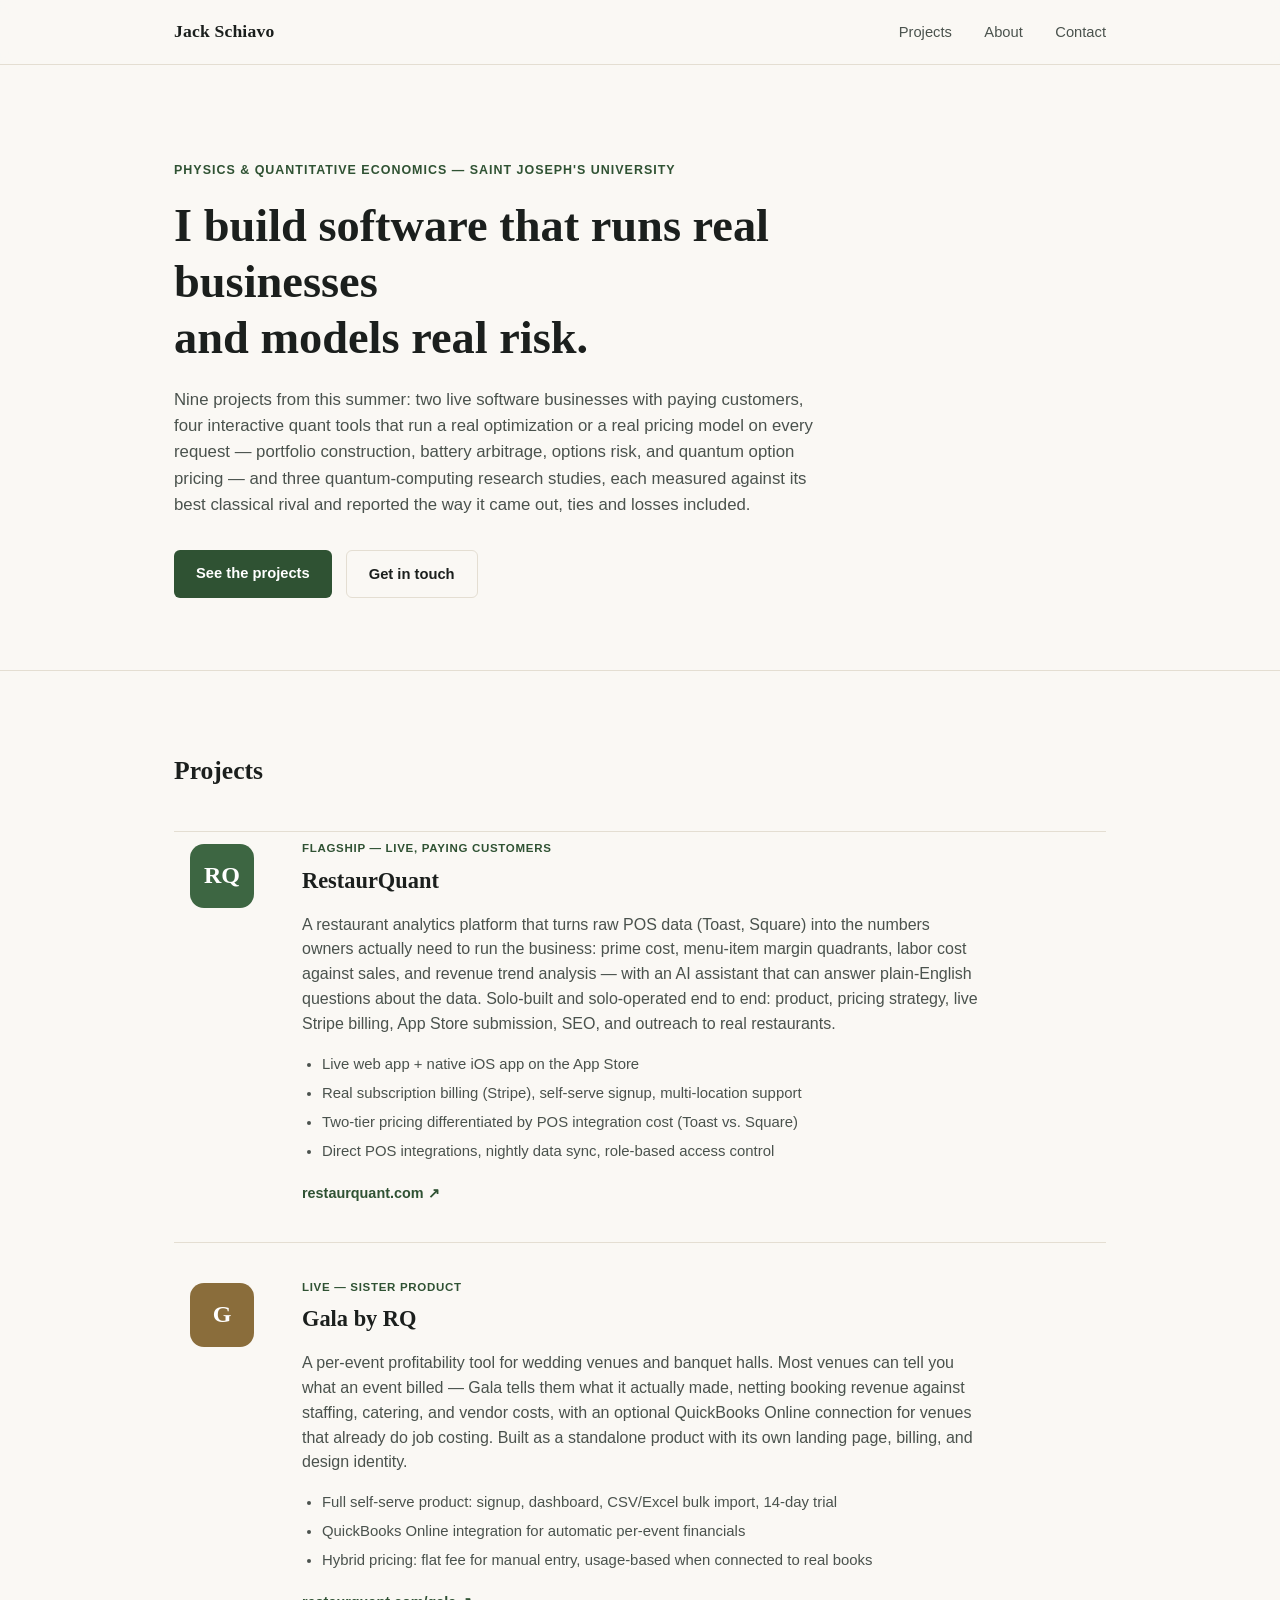
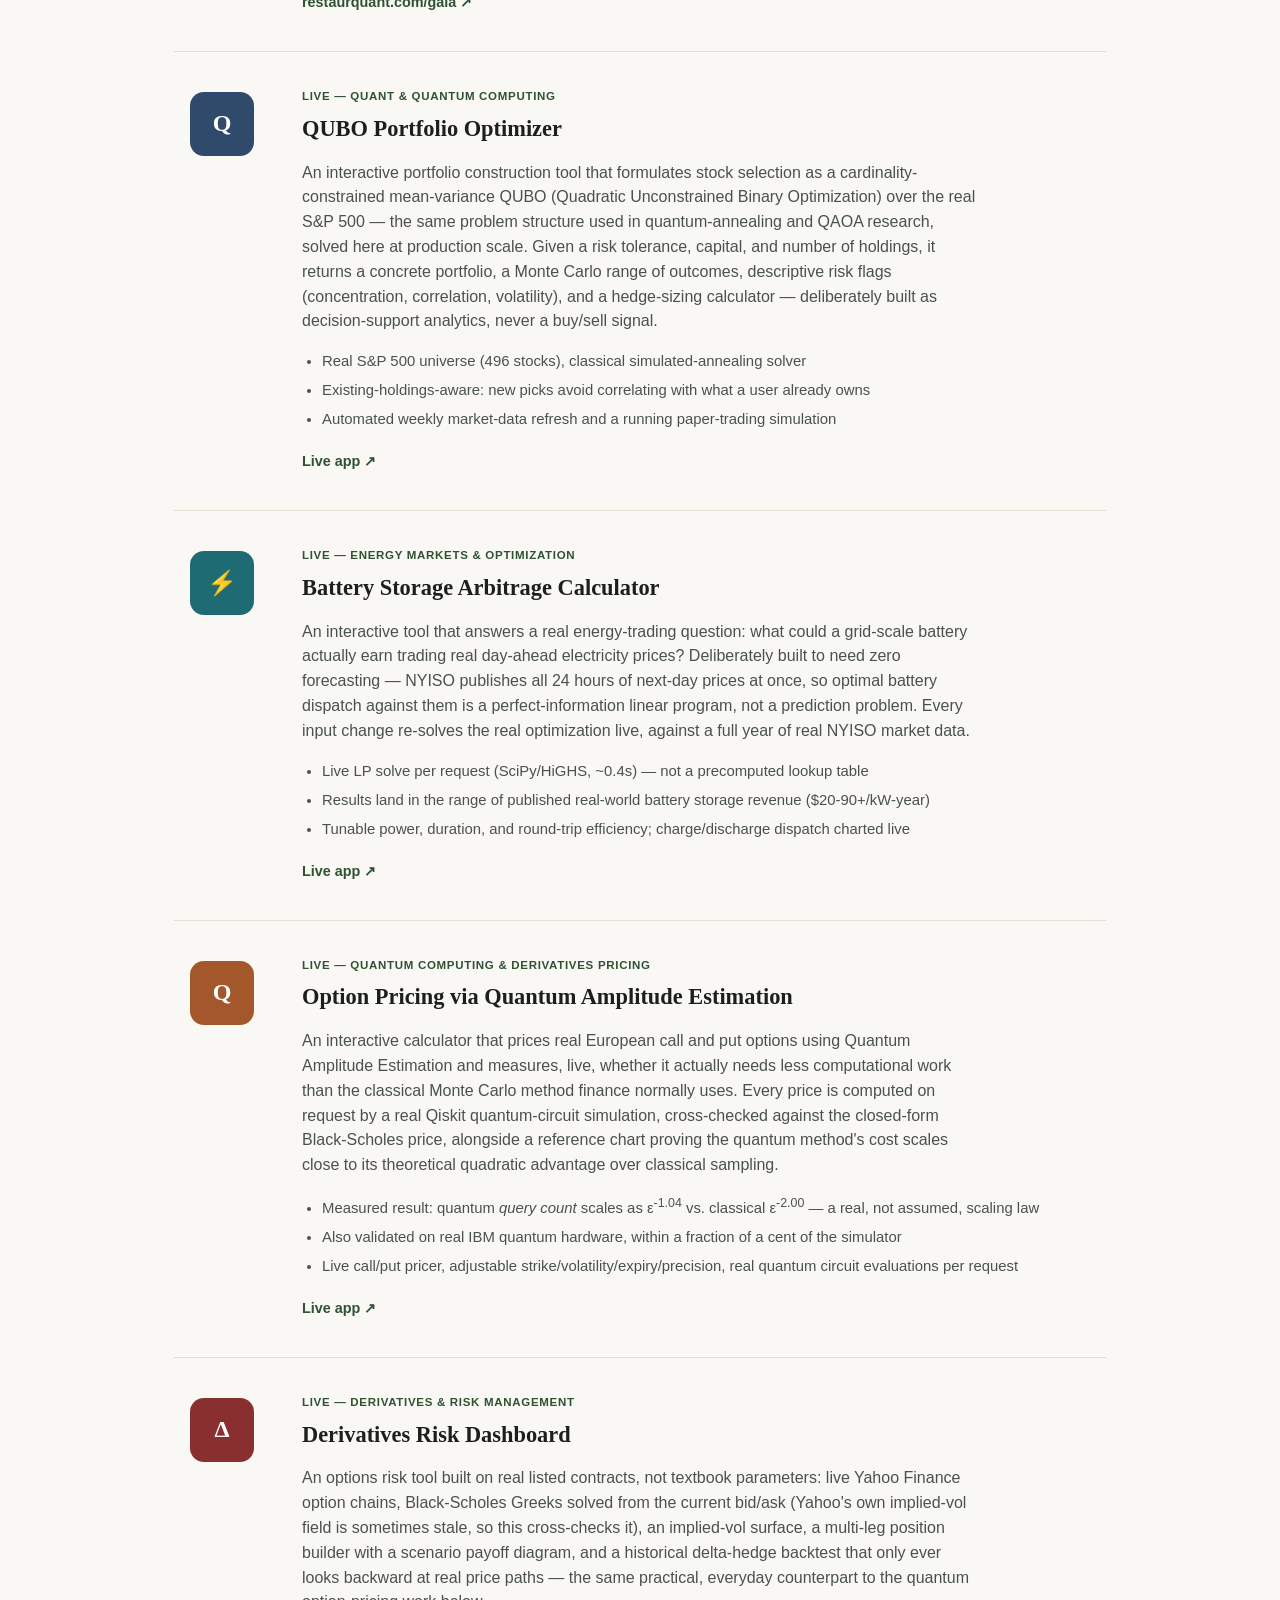
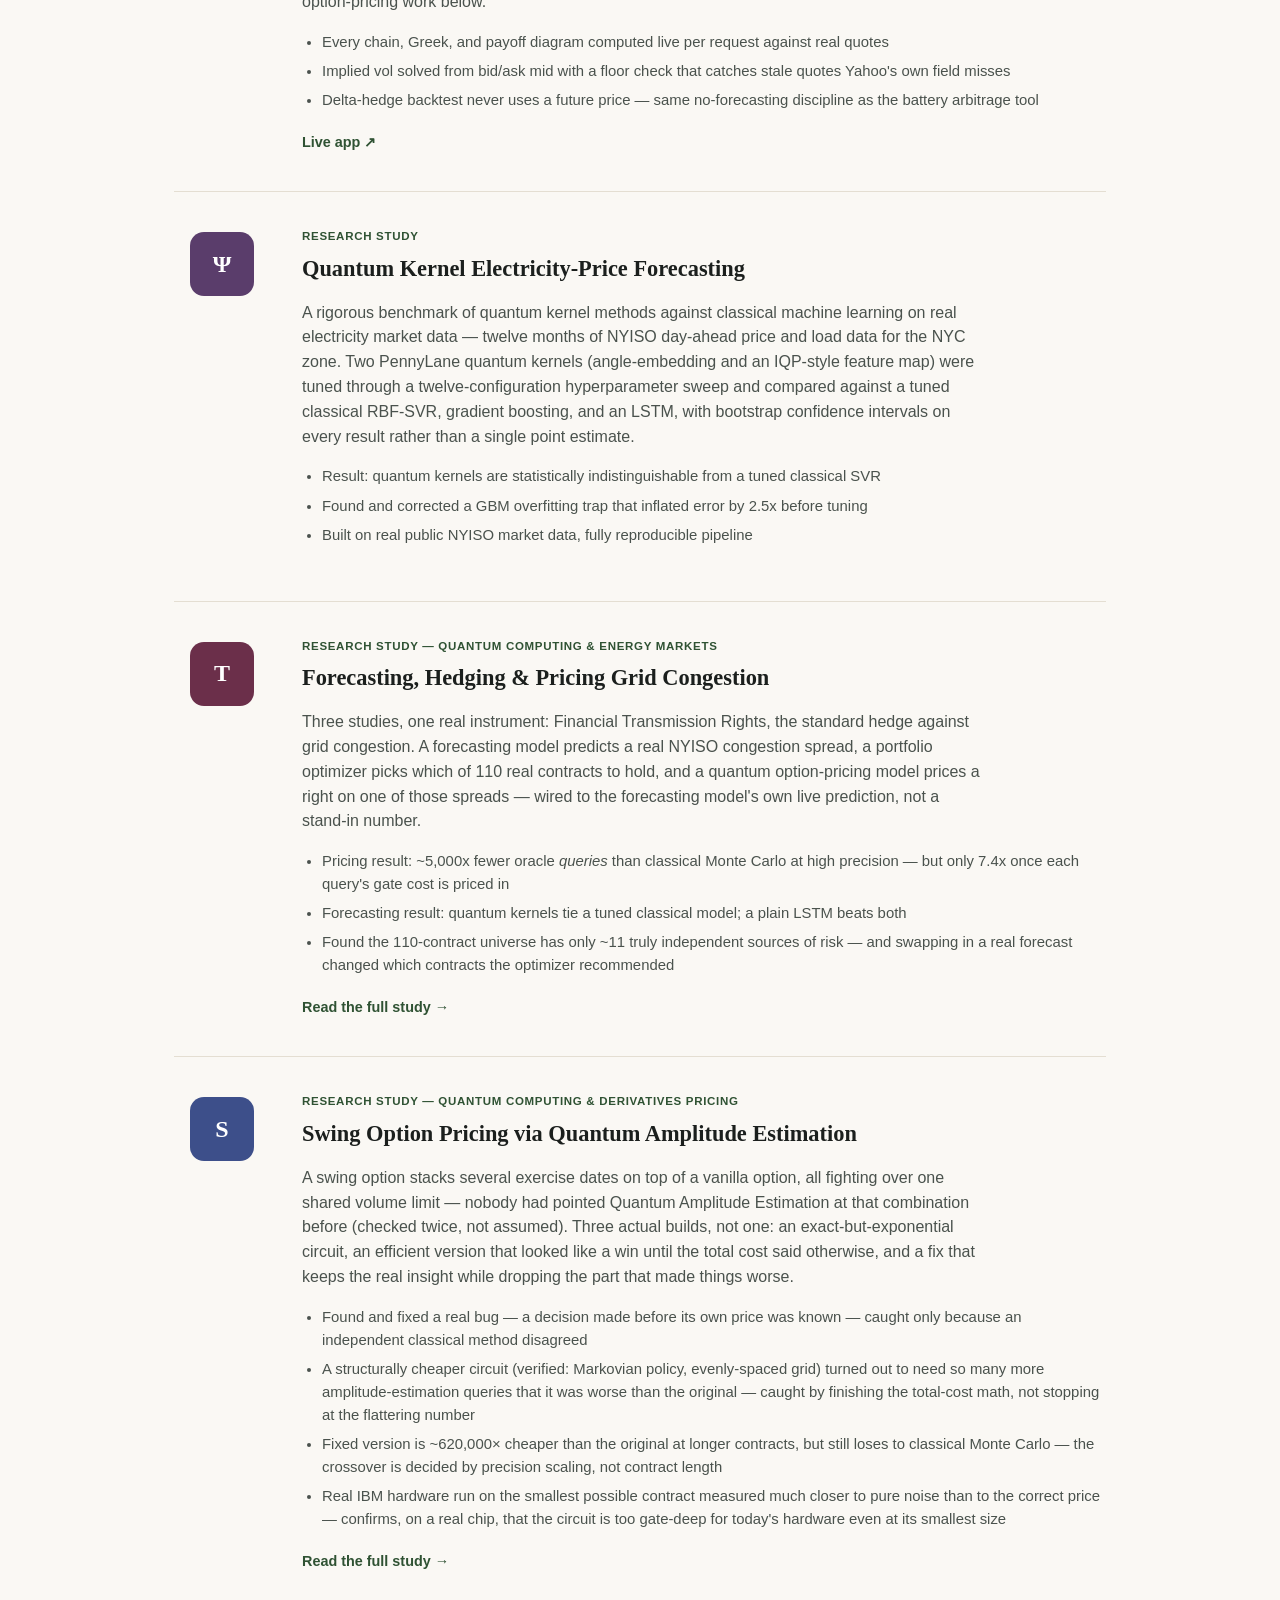
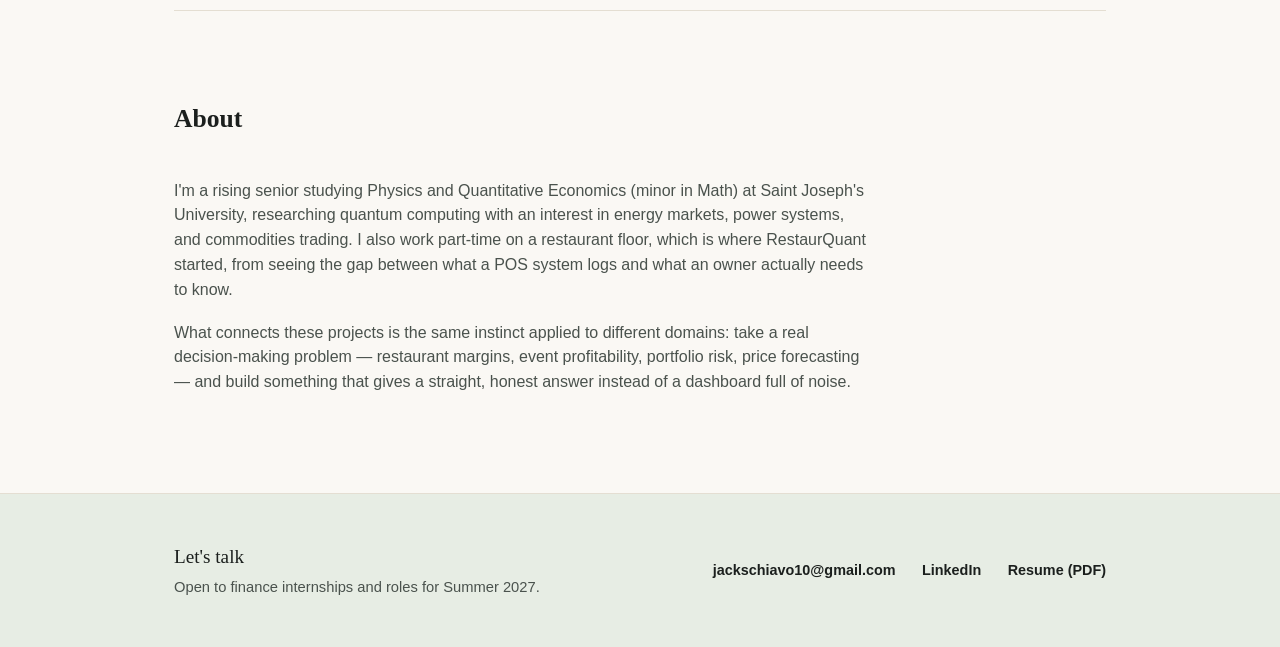
<file: index.html>
<!DOCTYPE html>
<html lang="en">
<head>
<meta charset="UTF-8">
<meta name="viewport" content="width=1140">
<title>Jack Schiavo — Projects</title>
<meta name="description" content="Jack Schiavo — physics & quantitative economics student building real software products: RestaurQuant, Gala by RQ, a QUBO portfolio optimizer, a battery storage arbitrage calculator, and quantum computing research including a live quantum option-pricing calculator.">
<link rel="stylesheet" href="styles.css?v=7">
</head>
<body>

<header class="site-header">
  <div class="wrap header-inner">
    <span class="wordmark">Jack Schiavo</span>
    <nav>
      <a href="#projects">Projects</a>
      <a href="#about">About</a>
      <a href="#contact">Contact</a>
    </nav>
  </div>
</header>

<section class="hero">
  <div class="wrap">
    <p class="eyebrow">Physics &amp; Quantitative Economics — Saint Joseph's University</p>
    <h1>I build software that runs real businesses<br>and models real risk.</h1>
    <p class="hero-sub">Nine projects from this summer: two live software businesses with paying
      customers, four interactive quant tools that run a real optimization or a real pricing model on
      every request &mdash; portfolio construction, battery arbitrage, options risk, and quantum option
      pricing &mdash; and three quantum-computing research studies, each measured against its best
      classical rival and reported the way it came out, ties and losses included.</p>
    <div class="hero-links">
      <a class="btn btn-primary" href="#projects">See the projects</a>
      <a class="btn btn-ghost" href="#contact">Get in touch</a>
    </div>
  </div>
</section>

<section id="projects" class="projects">
  <div class="wrap">
    <h2 class="section-title">Projects</h2>

    <article class="project project-flagship">
      <div class="project-media" aria-hidden="true">
        <div class="mark mark-rq">RQ</div>
      </div>
      <div class="project-body">
        <p class="project-tag">Flagship — live, paying customers</p>
        <h3>RestaurQuant</h3>
        <p class="project-desc">
          A restaurant analytics platform that turns raw POS data (Toast, Square) into the numbers
          owners actually need to run the business: prime cost, menu-item margin quadrants, labor
          cost against sales, and revenue trend analysis — with an AI assistant that can answer
          plain-English questions about the data. Solo-built and solo-operated end to end: product,
          pricing strategy, live Stripe billing, App Store submission, SEO, and outreach to real
          restaurants.
        </p>
        <ul class="project-facts">
          <li>Live web app + native iOS app on the App Store</li>
          <li>Real subscription billing (Stripe), self-serve signup, multi-location support</li>
          <li>Two-tier pricing differentiated by POS integration cost (Toast vs. Square)</li>
          <li>Direct POS integrations, nightly data sync, role-based access control</li>
        </ul>
        <div class="project-links">
          <a href="https://restaurquant.com" target="_blank" rel="noopener">restaurquant.com ↗</a>
        </div>
      </div>
    </article>

    <article class="project">
      <div class="project-media" aria-hidden="true">
        <div class="mark mark-gala">G</div>
      </div>
      <div class="project-body">
        <p class="project-tag">Live — sister product</p>
        <h3>Gala by RQ</h3>
        <p class="project-desc">
          A per-event profitability tool for wedding venues and banquet halls. Most venues can tell
          you what an event billed — Gala tells them what it actually made, netting booking revenue
          against staffing, catering, and vendor costs, with an optional QuickBooks Online connection
          for venues that already do job costing. Built as a standalone product with its own
          landing page, billing, and design identity.
        </p>
        <ul class="project-facts">
          <li>Full self-serve product: signup, dashboard, CSV/Excel bulk import, 14-day trial</li>
          <li>QuickBooks Online integration for automatic per-event financials</li>
          <li>Hybrid pricing: flat fee for manual entry, usage-based when connected to real books</li>
        </ul>
        <div class="project-links">
          <a href="https://restaurquant.com/gala" target="_blank" rel="noopener">restaurquant.com/gala ↗</a>
        </div>
      </div>
    </article>

    <article class="project">
      <div class="project-media" aria-hidden="true">
        <div class="mark mark-qubo">Q</div>
      </div>
      <div class="project-body">
        <p class="project-tag">Live — quant &amp; quantum computing</p>
        <h3>QUBO Portfolio Optimizer</h3>
        <p class="project-desc">
          An interactive portfolio construction tool that formulates stock selection as a
          cardinality-constrained mean-variance QUBO (Quadratic Unconstrained Binary Optimization)
          over the real S&amp;P 500 — the same problem structure used in quantum-annealing and QAOA
          research, solved here at production scale. Given a risk tolerance, capital, and number of
          holdings, it returns a concrete portfolio, a Monte Carlo range of outcomes, descriptive
          risk flags (concentration, correlation, volatility), and a hedge-sizing calculator —
          deliberately built as decision-support analytics, never a buy/sell signal.
        </p>
        <ul class="project-facts">
          <li>Real S&amp;P 500 universe (496 stocks), classical simulated-annealing solver</li>
          <li>Existing-holdings-aware: new picks avoid correlating with what a user already owns</li>
          <li>Automated weekly market-data refresh and a running paper-trading simulation</li>
        </ul>
        <div class="project-links">
          <a href="https://qubo-portfolio-optimizer-production.up.railway.app" target="_blank" rel="noopener">Live app ↗</a>
        </div>
      </div>
    </article>

    <article class="project">
      <div class="project-media" aria-hidden="true">
        <div class="mark mark-battery">⚡</div>
      </div>
      <div class="project-body">
        <p class="project-tag">Live — energy markets &amp; optimization</p>
        <h3>Battery Storage Arbitrage Calculator</h3>
        <p class="project-desc">
          An interactive tool that answers a real energy-trading question: what could a grid-scale
          battery actually earn trading real day-ahead electricity prices? Deliberately built to need
          zero forecasting — NYISO publishes all 24 hours of next-day prices at once, so optimal
          battery dispatch against them is a perfect-information linear program, not a prediction
          problem. Every input change re-solves the real optimization live, against a full year of
          real NYISO market data.
        </p>
        <ul class="project-facts">
          <li>Live LP solve per request (SciPy/HiGHS, ~0.4s) — not a precomputed lookup table</li>
          <li>Results land in the range of published real-world battery storage revenue ($20-90+/kW-year)</li>
          <li>Tunable power, duration, and round-trip efficiency; charge/discharge dispatch charted live</li>
        </ul>
        <div class="project-links">
          <a href="https://battery-arbitrage-calculator-production.up.railway.app" target="_blank" rel="noopener">Live app ↗</a>
        </div>
      </div>
    </article>

    <article class="project">
      <div class="project-media" aria-hidden="true">
        <div class="mark mark-optionqae">Q</div>
      </div>
      <div class="project-body">
        <p class="project-tag">Live — quantum computing &amp; derivatives pricing</p>
        <h3>Option Pricing via Quantum Amplitude Estimation</h3>
        <p class="project-desc">
          An interactive calculator that prices real European call and put options using Quantum
          Amplitude Estimation and measures, live, whether it actually needs less computational work
          than the classical Monte Carlo method finance normally uses. Every price is computed on
          request by a real Qiskit quantum-circuit simulation, cross-checked against the closed-form
          Black-Scholes price, alongside a reference chart proving the quantum method's cost scales
          close to its theoretical quadratic advantage over classical sampling.
        </p>
        <ul class="project-facts">
          <li>Measured result: quantum <em>query count</em> scales as &epsilon;<sup>-1.04</sup> vs. classical &epsilon;<sup>-2.00</sup> — a real, not assumed, scaling law</li>
          <li>Also validated on real IBM quantum hardware, within a fraction of a cent of the simulator</li>
          <li>Live call/put pricer, adjustable strike/volatility/expiry/precision, real quantum circuit evaluations per request</li>
        </ul>
        <div class="project-links">
          <a href="https://option-pricing-qae-production.up.railway.app" target="_blank" rel="noopener">Live app ↗</a>
        </div>
      </div>
    </article>

    <article class="project">
      <div class="project-media" aria-hidden="true">
        <div class="mark mark-derivrisk">Δ</div>
      </div>
      <div class="project-body">
        <p class="project-tag">Live — derivatives &amp; risk management</p>
        <h3>Derivatives Risk Dashboard</h3>
        <p class="project-desc">
          An options risk tool built on real listed contracts, not textbook parameters: live
          Yahoo Finance option chains, Black-Scholes Greeks solved from the current bid/ask
          (Yahoo's own implied-vol field is sometimes stale, so this cross-checks it), an
          implied-vol surface, a multi-leg position builder with a scenario payoff diagram, and a
          historical delta-hedge backtest that only ever looks backward at real price paths — the
          same practical, everyday counterpart to the quantum option-pricing work below.
        </p>
        <ul class="project-facts">
          <li>Every chain, Greek, and payoff diagram computed live per request against real quotes</li>
          <li>Implied vol solved from bid/ask mid with a floor check that catches stale quotes Yahoo's own field misses</li>
          <li>Delta-hedge backtest never uses a future price — same no-forecasting discipline as the battery arbitrage tool</li>
        </ul>
        <div class="project-links">
          <a href="https://derivatives-risk-dashboard-production.up.railway.app" target="_blank" rel="noopener">Live app ↗</a>
        </div>
      </div>
    </article>

    <article class="project">
      <div class="project-media" aria-hidden="true">
        <div class="mark mark-quantum">Ψ</div>
      </div>
      <div class="project-body">
        <p class="project-tag">Research study</p>
        <h3>Quantum Kernel Electricity-Price Forecasting</h3>
        <p class="project-desc">
          A rigorous benchmark of quantum kernel methods against classical machine learning on real
          electricity market data — twelve months of NYISO day-ahead price and load data for the
          NYC zone. Two PennyLane quantum kernels (angle-embedding and an IQP-style feature map)
          were tuned through a twelve-configuration hyperparameter sweep and compared against a
          tuned classical RBF-SVR, gradient boosting, and an LSTM, with bootstrap confidence
          intervals on every result rather than a single point estimate.
        </p>
        <ul class="project-facts">
          <li>Result: quantum kernels are statistically indistinguishable from a tuned classical SVR</li>
          <li>Found and corrected a GBM overfitting trap that inflated error by 2.5x before tuning</li>
          <li>Built on real public NYISO market data, fully reproducible pipeline</li>
        </ul>
      </div>
    </article>

    <article class="project">
      <div class="project-media" aria-hidden="true">
        <div class="mark mark-ftr">T</div>
      </div>
      <div class="project-body">
        <p class="project-tag">Research study — quantum computing &amp; energy markets</p>
        <h3>Forecasting, Hedging &amp; Pricing Grid Congestion</h3>
        <p class="project-desc">
          Three studies, one real instrument: Financial Transmission Rights, the standard hedge
          against grid congestion. A forecasting model predicts a real NYISO congestion spread, a
          portfolio optimizer picks which of 110 real contracts to hold, and a quantum
          option-pricing model prices a right on one of those spreads — wired to the forecasting
          model's own live prediction, not a stand-in number.
        </p>
        <ul class="project-facts">
          <li>Pricing result: ~5,000x fewer oracle <em>queries</em> than classical Monte Carlo at high precision — but only 7.4x once each query's gate cost is priced in</li>
          <li>Forecasting result: quantum kernels tie a tuned classical model; a plain LSTM beats both</li>
          <li>Found the 110-contract universe has only ~11 truly independent sources of risk — and swapping in a real forecast changed which contracts the optimizer recommended</li>
        </ul>
        <div class="project-links">
          <a href="ftr-quantum-research.html">Read the full study &rarr;</a>
        </div>
      </div>
    </article>

    <article class="project">
      <div class="project-media" aria-hidden="true">
        <div class="mark mark-swing">S</div>
      </div>
      <div class="project-body">
        <p class="project-tag">Research study — quantum computing &amp; derivatives pricing</p>
        <h3>Swing Option Pricing via Quantum Amplitude Estimation</h3>
        <p class="project-desc">
          A swing option stacks several exercise dates on top of a vanilla option, all fighting over
          one shared volume limit — nobody had pointed Quantum Amplitude Estimation at that
          combination before (checked twice, not assumed). Three actual builds, not one: an
          exact-but-exponential circuit, an efficient version that looked like a win until the total
          cost said otherwise, and a fix that keeps the real insight while dropping the part that
          made things worse.
        </p>
        <ul class="project-facts">
          <li>Found and fixed a real bug — a decision made before its own price was known — caught only because an independent classical method disagreed</li>
          <li>A structurally cheaper circuit (verified: Markovian policy, evenly-spaced grid) turned out to need so many more amplitude-estimation queries that it was worse than the original — caught by finishing the total-cost math, not stopping at the flattering number</li>
          <li>Fixed version is ~620,000&times; cheaper than the original at longer contracts, but still loses to classical Monte Carlo — the crossover is decided by precision scaling, not contract length</li>
          <li>Real IBM hardware run on the smallest possible contract measured much closer to pure noise than to the correct price — confirms, on a real chip, that the circuit is too gate-deep for today's hardware even at its smallest size</li>
        </ul>
        <div class="project-links">
          <a href="swing-option-qae.html">Read the full study &rarr;</a>
        </div>
      </div>
    </article>

  </div>
</section>

<section id="about" class="about">
  <div class="wrap about-inner">
    <h2 class="section-title">About</h2>
    <p>
      I'm a rising senior studying Physics and Quantitative Economics (minor in Math) at Saint
      Joseph's University, researching quantum computing with an interest in energy markets,
      power systems, and commodities trading. I also work part-time on a restaurant floor, which
      is where RestaurQuant started, from seeing the gap between what a POS system logs and what
      an owner actually needs to know.
    </p>
    <p>
      What connects these projects is the same instinct applied to different domains: take a
      real decision-making problem — restaurant margins, event profitability, portfolio risk,
      price forecasting — and build something that gives a straight, honest answer instead of a
      dashboard full of noise.
    </p>
  </div>
</section>

<footer id="contact" class="site-footer">
  <div class="wrap footer-inner">
    <div>
      <p class="footer-title">Let's talk</p>
      <p class="footer-sub">Open to finance internships and roles for Summer 2027.</p>
    </div>
    <div class="footer-links">
      <a href="mailto:jackschiavo10@gmail.com">jackschiavo10@gmail.com</a>
      <a href="https://www.linkedin.com/in/jack-schiavo" target="_blank" rel="noopener">LinkedIn</a>
      <a href="jack-schiavo-resume.pdf" target="_blank" rel="noopener">Resume (PDF)</a>
    </div>
  </div>
</footer>

</body>
</html>
</file>
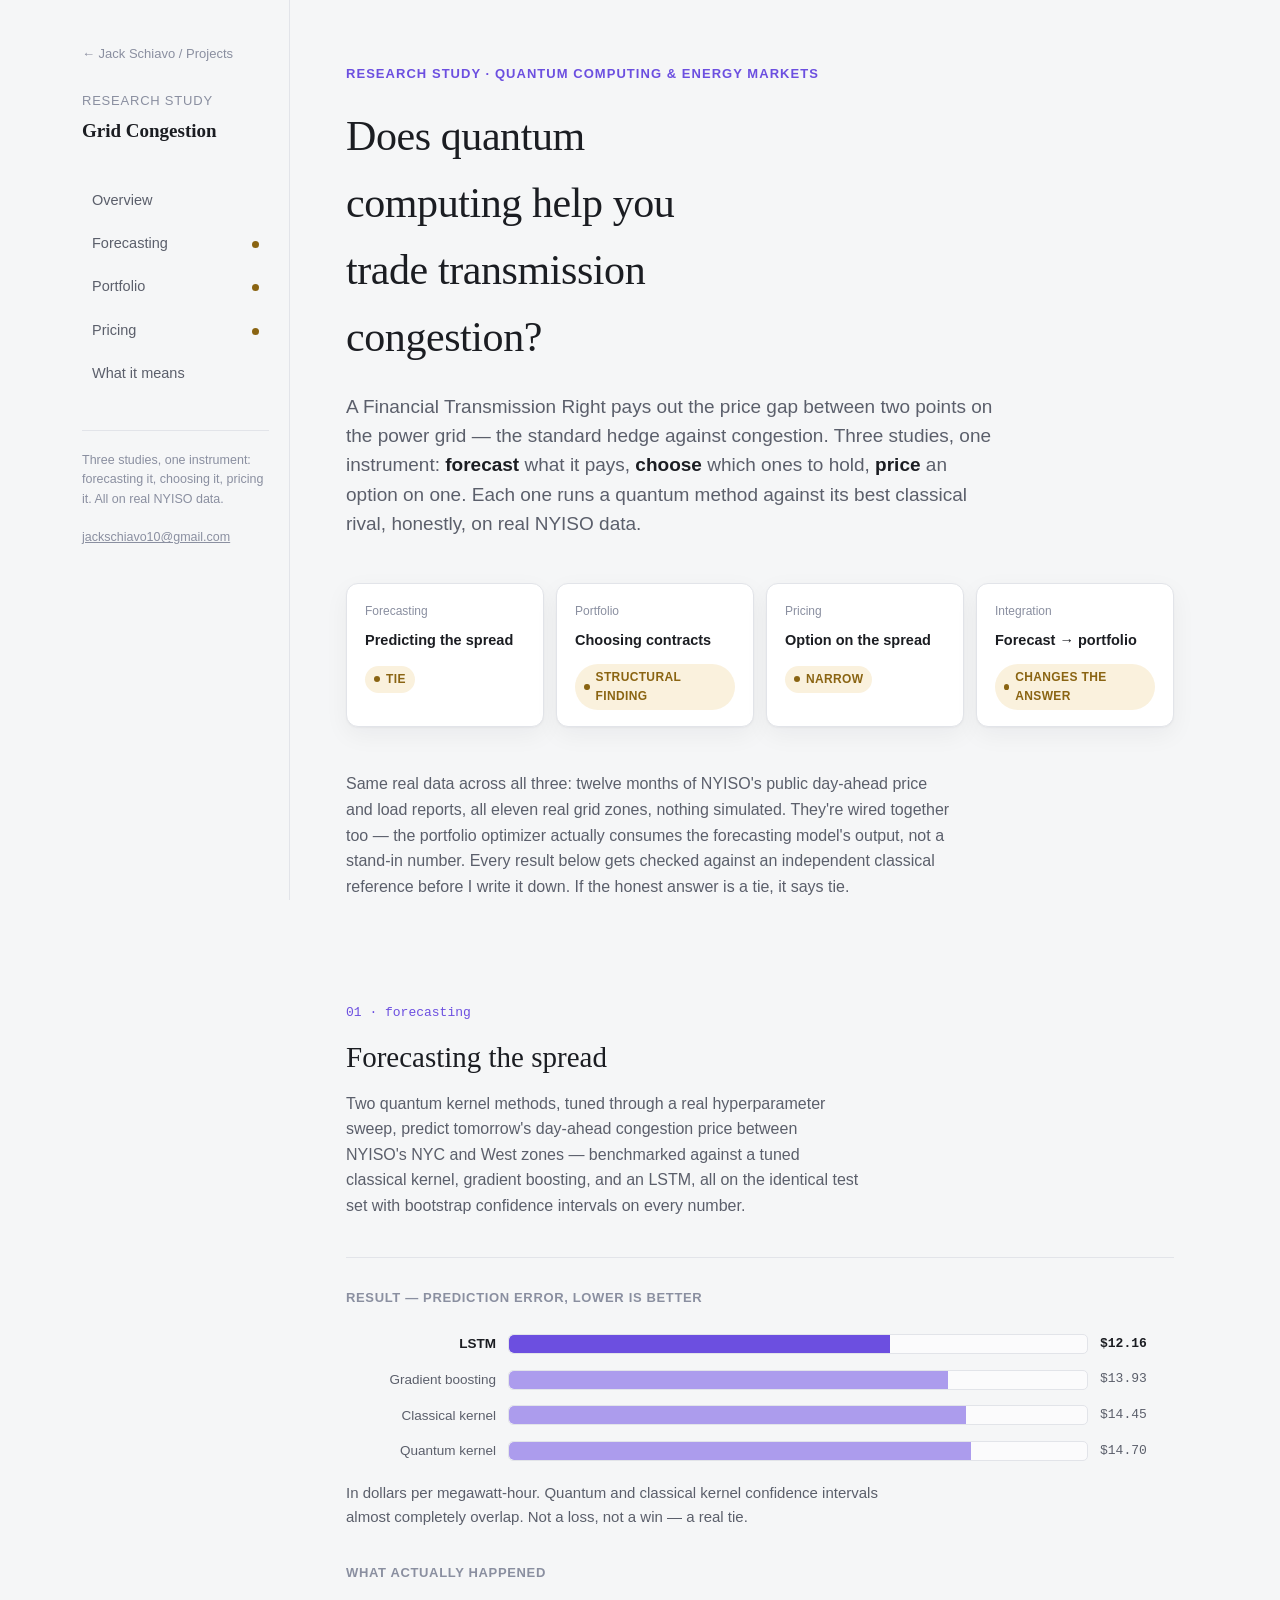
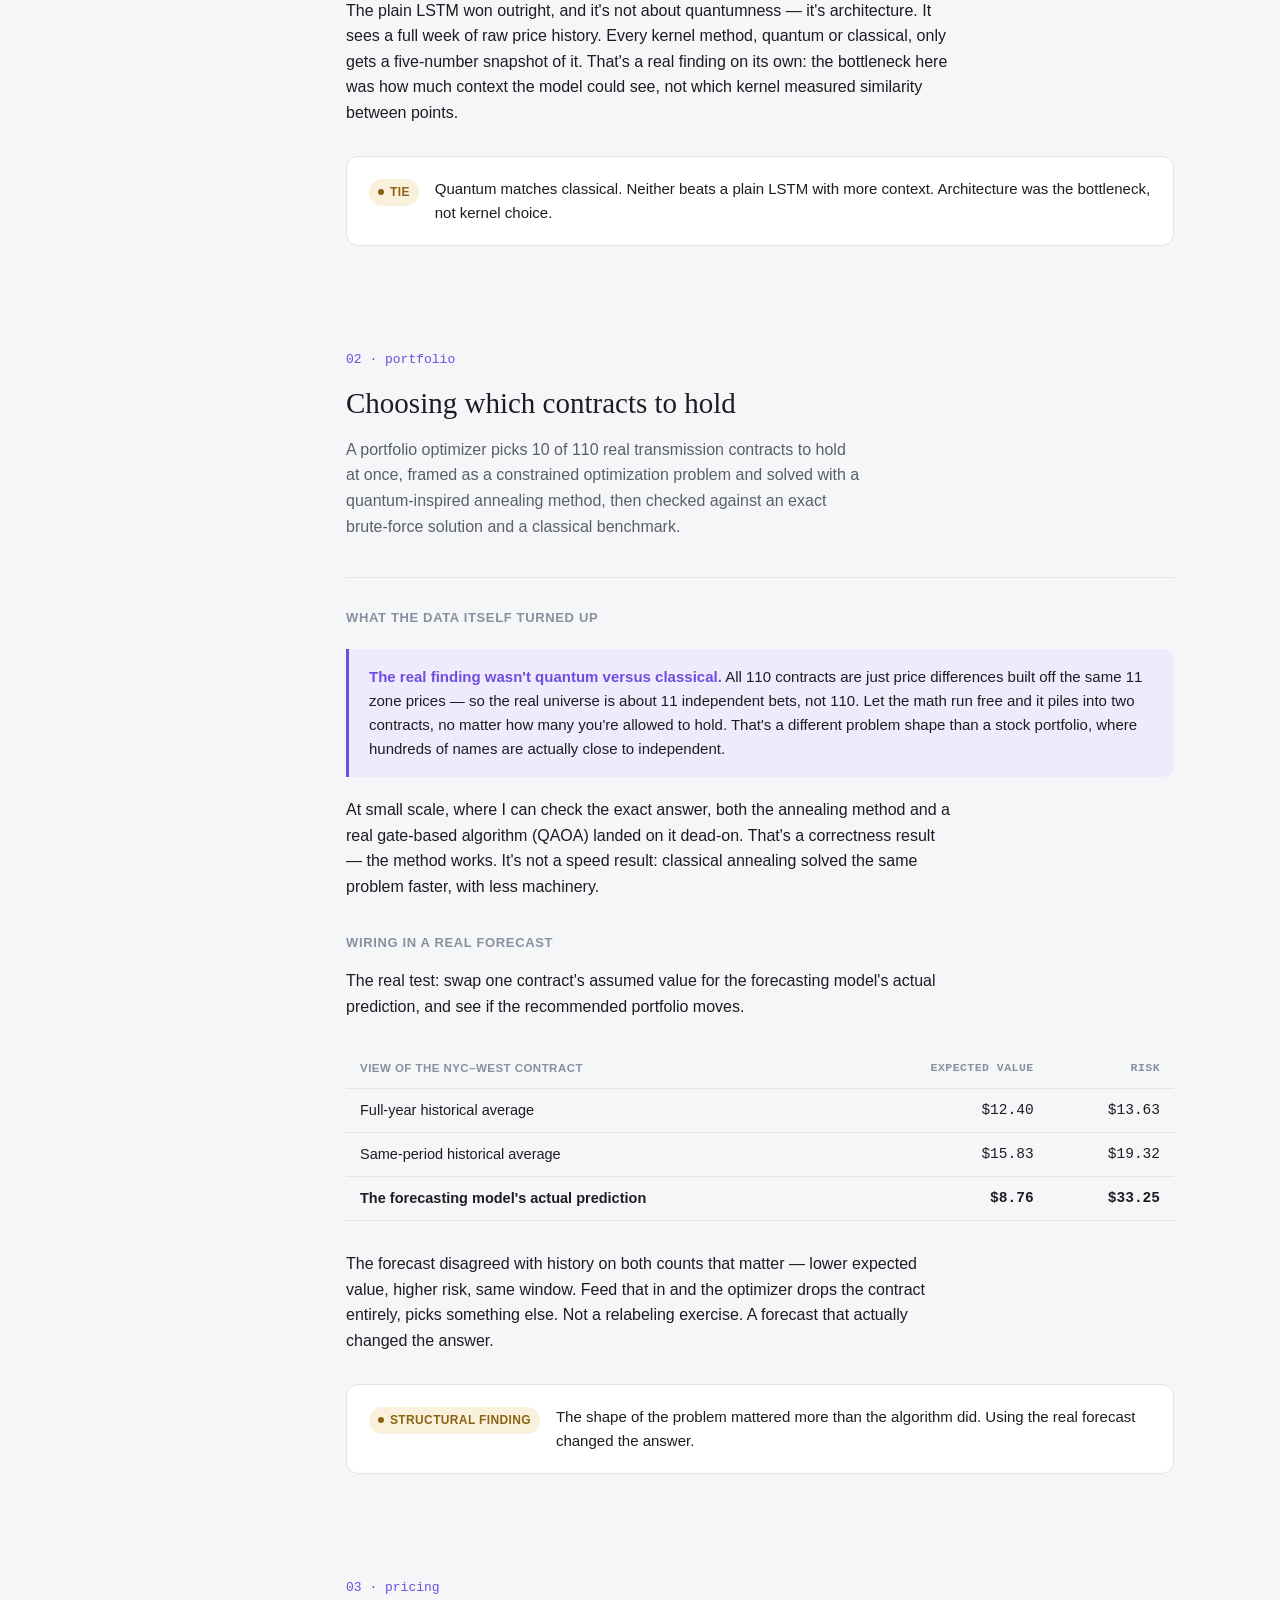
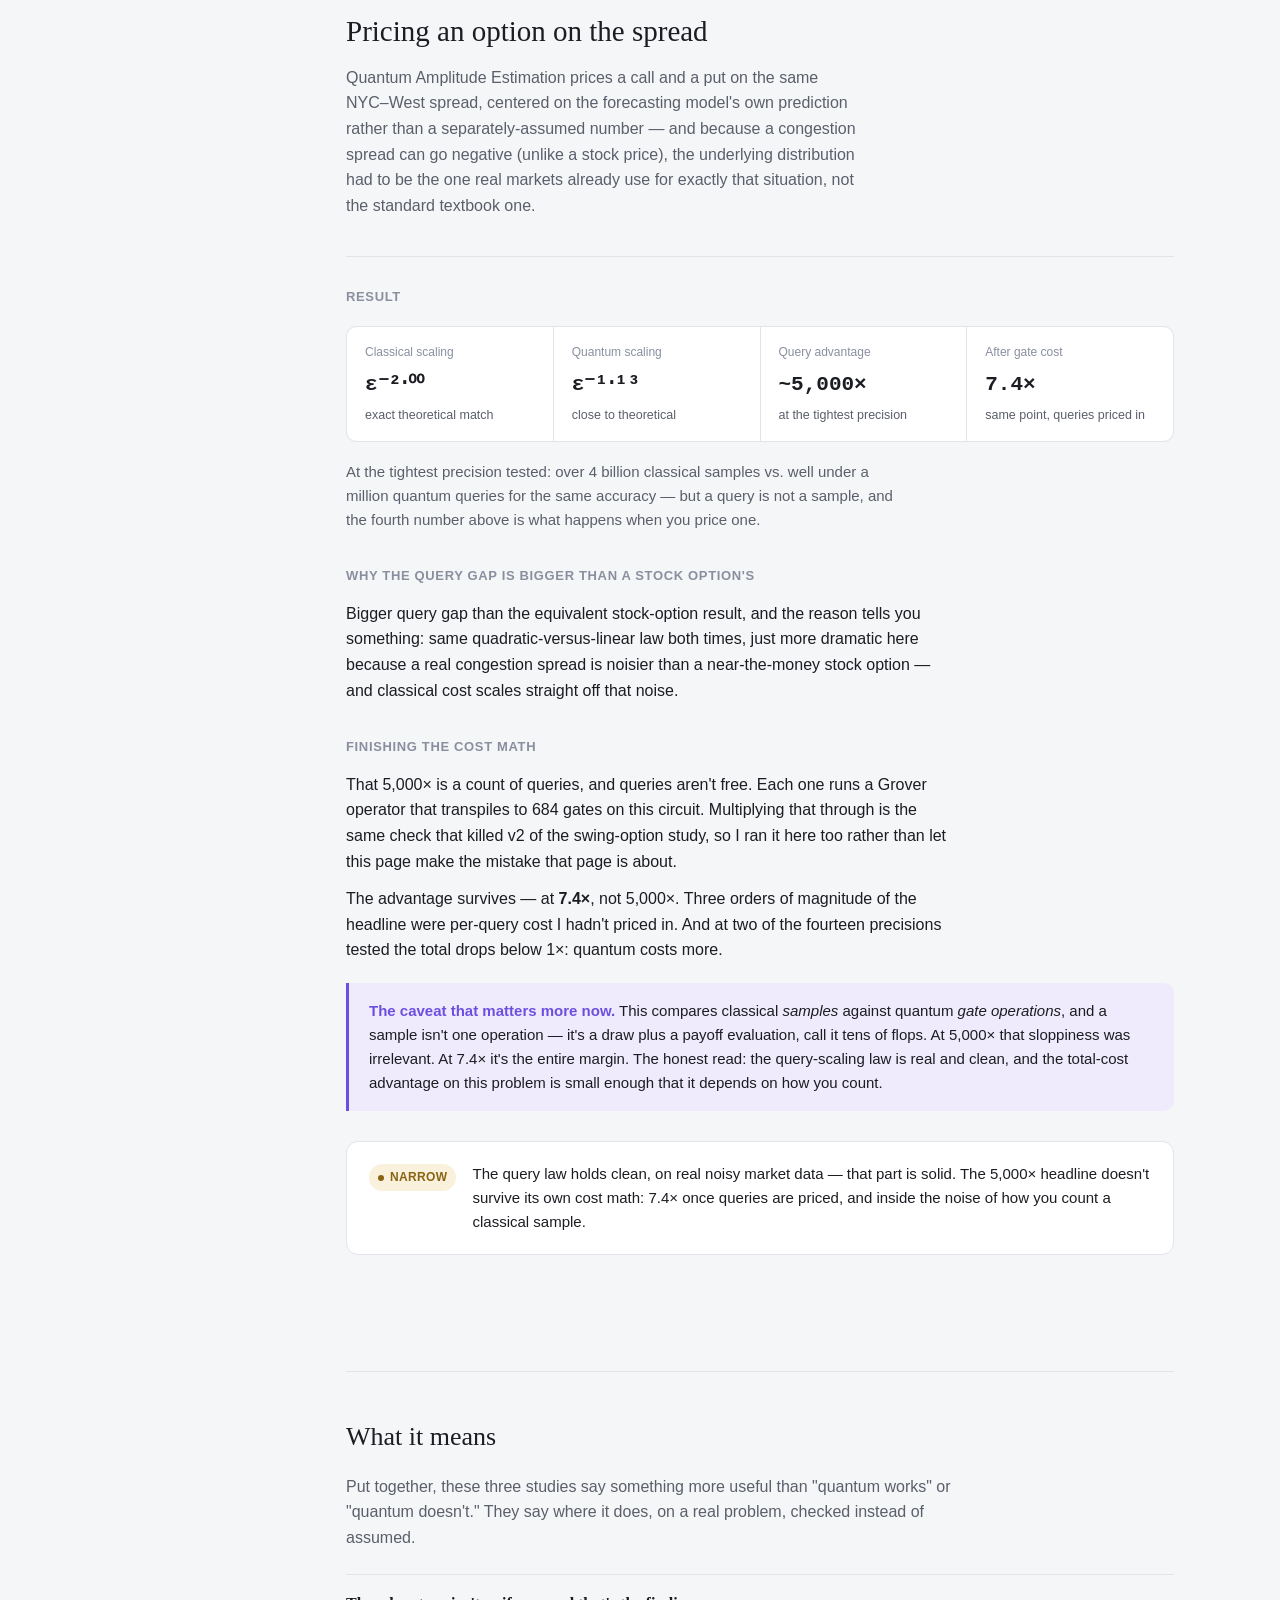
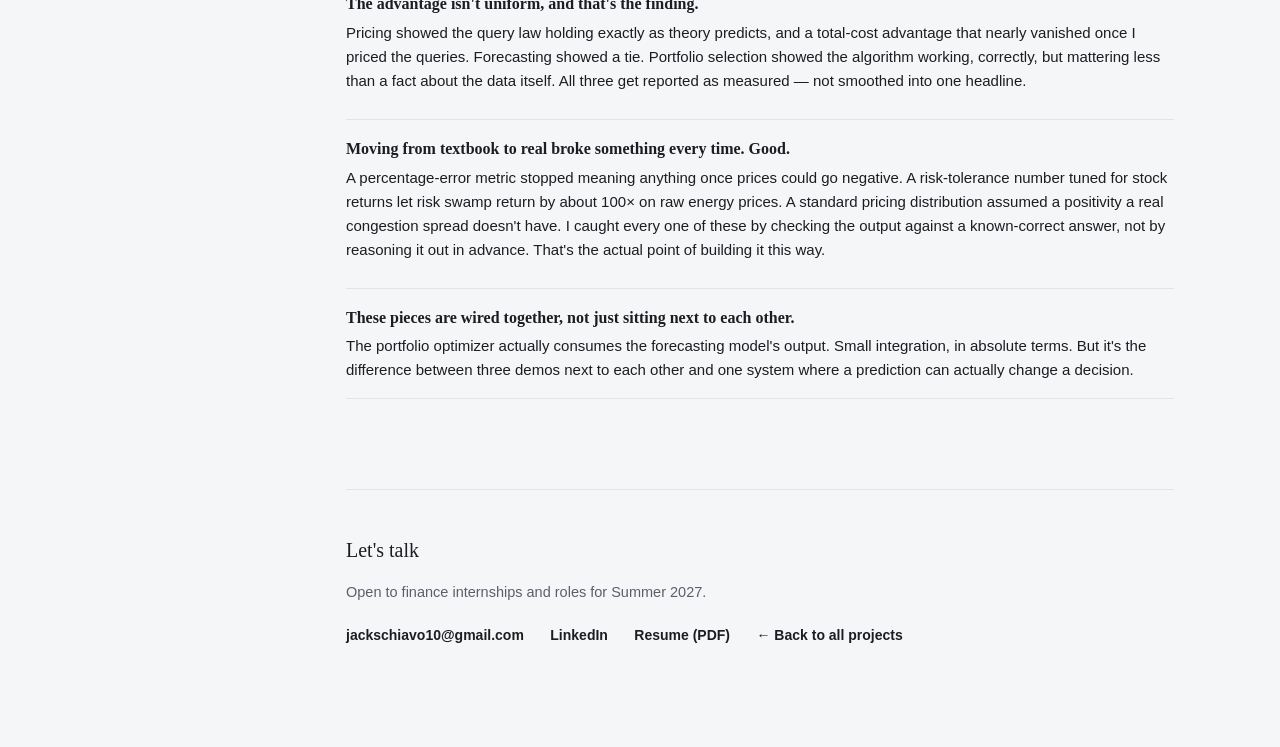
<file: ftr-quantum-research.html>
<!DOCTYPE html>
<html lang="en">
<head>
<meta charset="UTF-8">
<meta name="viewport" content="width=device-width, initial-scale=1">
<title>Forecasting, Hedging &amp; Pricing Grid Congestion — Jack Schiavo</title>
<meta name="description" content="Forecast it, choose it, price it: three quantum-computing studies on one real instrument, Financial Transmission Rights, checked against classical methods on real NYISO data.">
<style>
  :root {
    --bg: #F5F6F7;
    --surface: #FFFFFF;
    --surface-2: #FBFBFC;
    --ink: #1B1D22;
    --muted: #5B5F6B;
    --faint: #8A8FA0;
    --border: #E2E4E9;
    --accent: #6C4FE0;
    --accent-soft: #EFEBFC;
    --win: #147A5F;
    --win-soft: #E4F4EF;
    --tie: #8A6412;
    --tie-soft: #FAF1DD;
    --loss: #A8451F;
    --loss-soft: #FBEAE1;
    --shadow: 0 1px 2px rgba(20, 20, 30, 0.04), 0 8px 24px rgba(20, 20, 30, 0.05);
  }

  @media (prefers-color-scheme: dark) {
    :root:not([data-theme="light"]) {
      --bg: #101218;
      --surface: #171A22;
      --surface-2: #1C1F29;
      --ink: #ECEDF2;
      --muted: #A0A5B5;
      --faint: #6D7280;
      --border: #2A2E3A;
      --accent: #A793F5;
      --accent-soft: #241F3A;
      --win: #4FCBA3;
      --win-soft: #16281F;
      --tie: #E3C066;
      --tie-soft: #2B2313;
      --loss: #E8916A;
      --loss-soft: #2C1A12;
      --shadow: 0 1px 2px rgba(0, 0, 0, 0.3), 0 12px 32px rgba(0, 0, 0, 0.35);
    }
  }

  :root[data-theme="dark"] {
    --bg: #101218;
    --surface: #171A22;
    --surface-2: #1C1F29;
    --ink: #ECEDF2;
    --muted: #A0A5B5;
    --faint: #6D7280;
    --border: #2A2E3A;
    --accent: #A793F5;
    --accent-soft: #241F3A;
    --win: #4FCBA3;
    --win-soft: #16281F;
    --tie: #E3C066;
    --tie-soft: #2B2313;
    --loss: #E8916A;
    --loss-soft: #2C1A12;
    --shadow: 0 1px 2px rgba(0, 0, 0, 0.3), 0 12px 32px rgba(0, 0, 0, 0.35);
  }

  * { box-sizing: border-box; }

  body {
    background: var(--bg);
    color: var(--ink);
    font-family: -apple-system, BlinkMacSystemFont, "Segoe UI", Roboto, "Helvetica Neue", Arial, sans-serif;
    font-size: 16px;
    line-height: 1.6;
    -webkit-font-smoothing: antialiased;
    margin: 0;
  }

  .serif { font-family: "Iowan Old Style", "Palatino Linotype", "Book Antiqua", Palatino, Georgia, serif; }
  .mono { font-family: "SF Mono", "SFMono-Regular", Menlo, Consolas, "Roboto Mono", monospace; font-variant-numeric: tabular-nums; }

  h1, h2, h3 { text-wrap: balance; margin: 0; }
  a { color: var(--accent); }

  .shell { display: grid; grid-template-columns: 240px minmax(0, 1fr); gap: 0; max-width: 1180px; margin: 0 auto; }

  .rail {
    position: sticky; top: 0; align-self: start; height: 100vh; overflow-y: auto;
    padding: 40px 20px 40px 32px; border-right: 1px solid var(--border);
  }
  .rail-back { display: inline-block; font-size: 13px; color: var(--faint); text-decoration: none; margin-bottom: 26px; }
  .rail-back:hover { color: var(--accent); }
  .rail-brand { font-size: 13px; letter-spacing: 0.06em; text-transform: uppercase; color: var(--faint); margin-bottom: 4px; }
  .rail-title { font-size: 19px; font-weight: 600; margin-bottom: 34px; }
  .rail nav { display: flex; flex-direction: column; gap: 2px; }
  .rail a.leg {
    display: flex; align-items: baseline; gap: 10px; padding: 9px 10px; border-radius: 7px;
    text-decoration: none; color: var(--muted); font-size: 14.5px;
  }
  .rail a.leg:hover { background: var(--surface-2); color: var(--ink); }
  .rail .verdict-dot { width: 7px; height: 7px; border-radius: 50%; margin-left: auto; flex: none; }
  .rail-foot {
    margin-top: 36px; padding-top: 20px; border-top: 1px solid var(--border);
    font-size: 12.5px; color: var(--faint); line-height: 1.55;
  }
  .rail-foot a { color: var(--faint); }
  .rail-foot a:hover { color: var(--accent); }

  main { padding: 64px 56px 100px; min-width: 0; }

  .kicker { font-size: 13px; font-weight: 600; letter-spacing: 0.08em; text-transform: uppercase; color: var(--accent); margin-bottom: 18px; }
  .hero h1 { font-size: 42px; font-weight: 500; letter-spacing: -0.01em; max-width: 16ch; }
  .hero .dek { margin-top: 20px; font-size: 19px; color: var(--muted); max-width: 62ch; line-height: 1.55; }
  .hero .dek b { color: var(--ink); font-weight: 600; }

  .scoreboard { display: grid; grid-template-columns: repeat(4, 1fr); gap: 12px; margin-top: 44px; }
  .score-card { background: var(--surface); border: 1px solid var(--border); border-radius: 12px; padding: 18px 18px 16px; box-shadow: var(--shadow); }
  .score-card .leg-tag { font-size: 12px; color: var(--faint); margin-bottom: 8px; }
  .score-card .leg-name { font-size: 14.5px; font-weight: 600; margin-bottom: 12px; }

  .pill {
    display: inline-flex; align-items: center; gap: 6px; font-size: 12px; font-weight: 700;
    letter-spacing: 0.03em; text-transform: uppercase; padding: 4px 9px; border-radius: 999px;
  }
  .pill.win { background: var(--win-soft); color: var(--win); }
  .pill.tie { background: var(--tie-soft); color: var(--tie); }
  .pill.loss { background: var(--loss-soft); color: var(--loss); }
  .pill::before { content: ""; width: 6px; height: 6px; border-radius: 50%; background: currentColor; }

  section.leg { margin-top: 104px; scroll-margin-top: 32px; }
  .leg-head { display: flex; align-items: flex-start; justify-content: space-between; gap: 24px; padding-bottom: 22px; border-bottom: 1px solid var(--border); }
  .leg-head .eyebrow { font-family: "SF Mono", Menlo, Consolas, monospace; font-size: 13px; color: var(--accent); margin-bottom: 10px; }
  .leg-head h2 { font-size: 29px; font-weight: 500; }
  .leg-head .lede { margin-top: 10px; color: var(--muted); max-width: 58ch; font-size: 16px; }

  .leg-body { margin-top: 30px; }
  .leg-body h3 { font-size: 13px; font-weight: 700; letter-spacing: 0.05em; text-transform: uppercase; color: var(--faint); margin: 34px 0 14px; }
  .leg-body h3:first-child { margin-top: 0; }
  .leg-body p { max-width: 68ch; margin: 12px 0; }
  .leg-body p.note { color: var(--muted); font-size: 15px; }

  .barchart { margin: 18px 0 8px; }
  .bar-row { display: grid; grid-template-columns: 150px 1fr 74px; align-items: center; gap: 12px; padding: 7px 0; }
  .bar-row .name { font-size: 13.5px; color: var(--muted); text-align: right; }
  .bar-row.highlight .name { color: var(--ink); font-weight: 600; }
  .bar-track { background: var(--surface-2); border-radius: 5px; height: 20px; overflow: hidden; border: 1px solid var(--border); }
  .bar-fill { height: 100%; background: var(--accent); border-radius: 5px 0 0 5px; opacity: 0.55; }
  .bar-row.highlight .bar-fill { opacity: 1; }
  .bar-row .val { font-family: "SF Mono", Menlo, Consolas, monospace; font-size: 13px; color: var(--muted); }
  .bar-row.highlight .val { color: var(--ink); font-weight: 600; }

  table.report { width: 100%; border-collapse: collapse; margin: 18px 0; font-size: 14.5px; }
  table.report th, table.report td { text-align: left; padding: 10px 14px; border-bottom: 1px solid var(--border); }
  table.report th { font-size: 11.5px; letter-spacing: 0.04em; text-transform: uppercase; color: var(--faint); font-weight: 600; }
  table.report td.num, table.report th.num { font-family: "SF Mono", Menlo, Consolas, monospace; text-align: right; font-variant-numeric: tabular-nums; }
  table.report tr.emph td { font-weight: 600; }
  .table-wrap { overflow-x: auto; }

  .callout { background: var(--accent-soft); border-left: 3px solid var(--accent); border-radius: 0 10px 10px 0; padding: 16px 20px; margin: 20px 0; font-size: 15px; }
  .callout .k { font-weight: 700; color: var(--accent); }

  .verdict-box {
    margin-top: 30px; padding: 20px 22px; border-radius: 12px; border: 1px solid var(--border);
    background: var(--surface); display: flex; gap: 16px; align-items: flex-start;
  }
  .verdict-box .pill { flex: none; margin-top: 2px; }
  .verdict-box p { margin: 0; font-size: 15px; color: var(--ink); }

  .stats { display: grid; grid-template-columns: repeat(auto-fit, minmax(150px, 1fr)); gap: 1px; background: var(--border); border: 1px solid var(--border); border-radius: 10px; overflow: hidden; margin: 18px 0; }
  .stat { background: var(--surface); padding: 16px 18px; }
  .stat .label { font-size: 12px; color: var(--faint); margin-bottom: 6px; }
  .stat .value { font-family: "SF Mono", Menlo, Consolas, monospace; font-size: 21px; font-weight: 600; }
  .stat .sub { font-size: 12.5px; color: var(--muted); margin-top: 3px; }

  .closing { margin-top: 116px; padding-top: 44px; border-top: 1px solid var(--border); }
  .closing h2 { font-size: 26px; font-weight: 500; margin-bottom: 16px; }
  .closing p { max-width: 68ch; color: var(--muted); }
  .theme-list { margin-top: 24px; display: grid; gap: 10px; list-style: none; padding: 0; }
  .theme-list li { padding: 16px 0; border-top: 1px solid var(--border); font-size: 15px; color: var(--ink); }
  .theme-list li:last-child { border-bottom: 1px solid var(--border); }
  .theme-list li b { display: block; margin-bottom: 4px; font-family: "Iowan Old Style", Georgia, serif; font-size: 16px; }

  footer.page-foot { margin-top: 90px; padding-top: 24px; border-top: 1px solid var(--border); }
  footer.page-foot .foot-title { font-family: "Iowan Old Style", "Palatino Linotype", Georgia, serif; font-size: 20px; margin-bottom: 6px; }
  footer.page-foot .foot-sub { color: var(--muted); font-size: 14.5px; margin-bottom: 18px; }
  footer.page-foot .foot-links a { text-decoration: none; margin-right: 22px; font-size: 14px; font-weight: 600; color: var(--ink); }
  footer.page-foot .foot-links a:hover { color: var(--accent); }

  @media (max-width: 880px) {
    .shell { grid-template-columns: 1fr; }
    .rail { position: static; height: auto; border-right: none; border-bottom: 1px solid var(--border); padding: 28px 24px; }
    main { padding: 44px 24px 80px; }
    .scoreboard { grid-template-columns: 1fr 1fr; }
    .hero h1 { font-size: 32px; }
    .bar-row { grid-template-columns: 96px 1fr 60px; }
  }
</style>
</head>
<body>

<div class="shell">
  <aside class="rail">
    <a class="rail-back" href="index.html">&larr; Jack Schiavo / Projects</a>
    <div class="rail-brand">Research study</div>
    <div class="rail-title serif">Grid Congestion</div>
    <nav>
      <a class="leg" href="#overview">Overview</a>
      <a class="leg" href="#forecasting">Forecasting <span class="verdict-dot" style="background:var(--tie)"></span></a>
      <a class="leg" href="#portfolio">Portfolio <span class="verdict-dot" style="background:var(--tie)"></span></a>
      <a class="leg" href="#pricing">Pricing <span class="verdict-dot" style="background:var(--tie)"></span></a>
      <a class="leg" href="#meaning">What it means</a>
    </nav>
    <div class="rail-foot">
      Three studies, one instrument: forecasting it, choosing it, pricing
      it. All on real NYISO data.
      <br><br>
      <a href="mailto:jackschiavo10@gmail.com">jackschiavo10@gmail.com</a>
    </div>
  </aside>

  <main>
    <section id="overview" class="hero">
      <div class="kicker">Research study &middot; quantum computing &amp; energy markets</div>
      <h1 class="serif">Does quantum computing help you trade transmission congestion?</h1>
      <p class="dek">
        A Financial Transmission Right pays out the price gap between two
        points on the power grid &mdash; the standard hedge against
        congestion. Three studies, one instrument: <b>forecast</b> what it
        pays, <b>choose</b> which ones to hold, <b>price</b> an option on
        one. Each one runs a quantum method against its best classical
        rival, honestly, on real NYISO data.
      </p>

      <div class="scoreboard">
        <div class="score-card">
          <div class="leg-tag">Forecasting</div>
          <div class="leg-name">Predicting the spread</div>
          <span class="pill tie">Tie</span>
        </div>
        <div class="score-card">
          <div class="leg-tag">Portfolio</div>
          <div class="leg-name">Choosing contracts</div>
          <span class="pill tie">Structural finding</span>
        </div>
        <div class="score-card">
          <div class="leg-tag">Pricing</div>
          <div class="leg-name">Option on the spread</div>
          <span class="pill tie">Narrow</span>
        </div>
        <div class="score-card">
          <div class="leg-tag">Integration</div>
          <div class="leg-name">Forecast &rarr; portfolio</div>
          <span class="pill tie">Changes the answer</span>
        </div>
      </div>

      <p style="margin-top:44px; color:var(--muted); max-width:68ch;">
        Same real data across all three: twelve months of NYISO's public
        day-ahead price and load reports, all eleven real grid zones,
        nothing simulated. They're wired together too &mdash; the
        portfolio optimizer actually consumes the forecasting model's
        output, not a stand-in number. Every result below gets checked
        against an independent classical reference before I write it down.
        If the honest answer is a tie, it says tie.
      </p>
    </section>

    <section id="forecasting" class="leg">
      <div class="leg-head">
        <div>
          <div class="eyebrow">01 &middot; forecasting</div>
          <h2 class="serif">Forecasting the spread</h2>
          <p class="lede">
            Two quantum kernel methods, tuned through a real hyperparameter
            sweep, predict tomorrow's day-ahead congestion price between
            NYISO's NYC and West zones &mdash; benchmarked against a tuned
            classical kernel, gradient boosting, and an LSTM, all on the
            identical test set with bootstrap confidence intervals on every
            number.
          </p>
        </div>
      </div>

      <div class="leg-body">
        <h3>Result &mdash; prediction error, lower is better</h3>
        <div class="barchart">
          <div class="bar-row highlight">
            <div class="name">LSTM</div>
            <div class="bar-track"><div class="bar-fill" style="width:66%"></div></div>
            <div class="val">$12.16</div>
          </div>
          <div class="bar-row">
            <div class="name">Gradient boosting</div>
            <div class="bar-track"><div class="bar-fill" style="width:76%"></div></div>
            <div class="val">$13.93</div>
          </div>
          <div class="bar-row">
            <div class="name">Classical kernel</div>
            <div class="bar-track"><div class="bar-fill" style="width:79%"></div></div>
            <div class="val">$14.45</div>
          </div>
          <div class="bar-row">
            <div class="name">Quantum kernel</div>
            <div class="bar-track"><div class="bar-fill" style="width:80%"></div></div>
            <div class="val">$14.70</div>
          </div>
        </div>
        <p class="note">In dollars per megawatt-hour. Quantum and classical kernel confidence intervals almost completely overlap. Not a loss, not a win &mdash; a real tie.</p>

        <h3>What actually happened</h3>
        <p>
          The plain LSTM won outright, and it's not about quantumness
          &mdash; it's architecture. It sees a full week of raw price
          history. Every kernel method, quantum or classical, only gets a
          five-number snapshot of it. That's a real finding on its own:
          the bottleneck here was how much context the model could see,
          not which kernel measured similarity between points.
        </p>
      </div>

      <div class="verdict-box">
        <span class="pill tie">Tie</span>
        <p>Quantum matches classical. Neither beats a plain LSTM with more context. Architecture was the bottleneck, not kernel choice.</p>
      </div>
    </section>

    <section id="portfolio" class="leg">
      <div class="leg-head">
        <div>
          <div class="eyebrow">02 &middot; portfolio</div>
          <h2 class="serif">Choosing which contracts to hold</h2>
          <p class="lede">
            A portfolio optimizer picks 10 of 110 real transmission
            contracts to hold at once, framed as a constrained optimization
            problem and solved with a quantum-inspired annealing method,
            then checked against an exact brute-force solution and a
            classical benchmark.
          </p>
        </div>
      </div>

      <div class="leg-body">
        <h3>What the data itself turned up</h3>
        <div class="callout">
          <span class="k">The real finding wasn't quantum versus classical.</span>
          All 110 contracts are just price differences built off the same
          11 zone prices &mdash; so the real universe is about 11
          independent bets, not 110. Let the math run free and it piles
          into two contracts, no matter how many you're allowed to hold.
          That's a different problem shape than a stock portfolio, where
          hundreds of names are actually close to independent.
        </div>
        <p>
          At small scale, where I can check the exact answer, both the
          annealing method and a real gate-based algorithm (QAOA) landed
          on it dead-on. That's a correctness result &mdash; the method
          works. It's not a speed result: classical annealing solved the
          same problem faster, with less machinery.
        </p>

        <h3>Wiring in a real forecast</h3>
        <p>
          The real test: swap one contract's assumed value for the
          forecasting model's actual prediction, and see if the
          recommended portfolio moves.
        </p>
        <div class="table-wrap">
          <table class="report">
            <thead>
              <tr><th>View of the NYC&ndash;West contract</th><th class="num">Expected value</th><th class="num">Risk</th></tr>
            </thead>
            <tbody>
              <tr><td>Full-year historical average</td><td class="num">$12.40</td><td class="num">$13.63</td></tr>
              <tr><td>Same-period historical average</td><td class="num">$15.83</td><td class="num">$19.32</td></tr>
              <tr class="emph"><td>The forecasting model's actual prediction</td><td class="num">$8.76</td><td class="num">$33.25</td></tr>
            </tbody>
          </table>
        </div>
        <p>
          The forecast disagreed with history on both counts that matter
          &mdash; lower expected value, higher risk, same window. Feed
          that in and the optimizer drops the contract entirely, picks
          something else. Not a relabeling exercise. A forecast that
          actually changed the answer.
        </p>
      </div>

      <div class="verdict-box">
        <span class="pill tie">Structural finding</span>
        <p>The shape of the problem mattered more than the algorithm did. Using the real forecast changed the answer.</p>
      </div>
    </section>

    <section id="pricing" class="leg">
      <div class="leg-head">
        <div>
          <div class="eyebrow">03 &middot; pricing</div>
          <h2 class="serif">Pricing an option on the spread</h2>
          <p class="lede">
            Quantum Amplitude Estimation prices a call and a put on the
            same NYC&ndash;West spread, centered on the forecasting model's
            own prediction rather than a separately-assumed number &mdash;
            and because a congestion spread can go negative (unlike a stock
            price), the underlying distribution had to be the one real
            markets already use for exactly that situation, not the
            standard textbook one.
          </p>
        </div>
      </div>

      <div class="leg-body">
        <h3>Result</h3>
        <div class="stats">
          <div class="stat">
            <div class="label">Classical scaling</div>
            <div class="value">&epsilon;&#8315;&sup2;&#8901;&#8304;&#8304;</div>
            <div class="sub">exact theoretical match</div>
          </div>
          <div class="stat">
            <div class="label">Quantum scaling</div>
            <div class="value">&epsilon;&#8315;&sup1;&#8901;&sup1;&sup3;</div>
            <div class="sub">close to theoretical</div>
          </div>
          <div class="stat">
            <div class="label">Query advantage</div>
            <div class="value">~5,000&times;</div>
            <div class="sub">at the tightest precision</div>
          </div>
          <div class="stat">
            <div class="label">After gate cost</div>
            <div class="value">7.4&times;</div>
            <div class="sub">same point, queries priced in</div>
          </div>
        </div>
        <p class="note">At the tightest precision tested: over 4 billion classical samples vs. well under a million quantum queries for the same accuracy &mdash; but a query is not a sample, and the fourth number above is what happens when you price one.</p>

        <h3>Why the query gap is bigger than a stock option's</h3>
        <p>
          Bigger query gap than the equivalent stock-option result, and the
          reason tells you something: same quadratic-versus-linear law
          both times, just more dramatic here because a real congestion
          spread is noisier than a near-the-money stock option &mdash; and
          classical cost scales straight off that noise.
        </p>

        <h3>Finishing the cost math</h3>
        <p>
          That 5,000&times; is a count of queries, and queries aren't free.
          Each one runs a Grover operator that transpiles to 684 gates on
          this circuit. Multiplying that through is the same check that
          killed v2 of the swing-option study, so I ran it here too rather
          than let this page make the mistake that page is about.
        </p>
        <p>
          The advantage survives &mdash; at <b>7.4&times;</b>, not 5,000&times;.
          Three orders of magnitude of the headline were per-query cost I
          hadn't priced in. And at two of the fourteen precisions tested the
          total drops below 1&times;: quantum costs more.
        </p>
        <div class="callout">
          <span class="k">The caveat that matters more now.</span>
          This compares classical <i>samples</i> against quantum
          <i>gate operations</i>, and a sample isn't one operation &mdash;
          it's a draw plus a payoff evaluation, call it tens of flops. At
          5,000&times; that sloppiness was irrelevant. At 7.4&times; it's the
          entire margin. The honest read: the query-scaling law is real and
          clean, and the total-cost advantage on this problem is small enough
          that it depends on how you count.
        </div>
      </div>

      <div class="verdict-box">
        <span class="pill tie">Narrow</span>
        <p>The query law holds clean, on real noisy market data &mdash; that part is solid. The 5,000&times; headline doesn't survive its own cost math: 7.4&times; once queries are priced, and inside the noise of how you count a classical sample.</p>
      </div>
    </section>

    <section id="meaning" class="closing">
      <h2 class="serif">What it means</h2>
      <p>
        Put together, these three studies say something more useful than
        "quantum works" or "quantum doesn't." They say where it does, on a
        real problem, checked instead of assumed.
      </p>

      <ul class="theme-list">
        <li>
          <b>The advantage isn't uniform, and that's the finding.</b>
          Pricing showed the query law holding exactly as theory
          predicts, and a total-cost advantage that nearly vanished once
          I priced the queries. Forecasting showed a tie. Portfolio
          selection showed the algorithm working, correctly, but mattering
          less than a fact about the data itself. All three get reported as
          measured &mdash; not smoothed into one headline.
        </li>
        <li>
          <b>Moving from textbook to real broke something every time. Good.</b>
          A percentage-error metric stopped meaning anything once prices
          could go negative. A risk-tolerance number tuned for stock
          returns let risk swamp return by about 100&times; on raw energy
          prices. A standard pricing distribution assumed a positivity a
          real congestion spread doesn't have. I caught every one of these
          by checking the output against a known-correct answer, not by
          reasoning it out in advance. That's the actual point of building
          it this way.
        </li>
        <li>
          <b>These pieces are wired together, not just sitting next to each other.</b>
          The portfolio optimizer actually consumes the forecasting
          model's output. Small integration, in absolute terms. But it's
          the difference between three demos next to each other and one
          system where a prediction can actually change a decision.
        </li>
      </ul>
    </section>

    <footer class="page-foot">
      <p class="foot-title serif">Let's talk</p>
      <p class="foot-sub">Open to finance internships and roles for Summer 2027.</p>
      <div class="foot-links">
        <a href="mailto:jackschiavo10@gmail.com">jackschiavo10@gmail.com</a>
        <a href="https://www.linkedin.com/in/jack-schiavo" target="_blank" rel="noopener">LinkedIn</a>
        <a href="jack-schiavo-resume.pdf" target="_blank" rel="noopener">Resume (PDF)</a>
        <a href="index.html">&larr; Back to all projects</a>
      </div>
    </footer>
  </main>
</div>

</body>
</html>
</file>
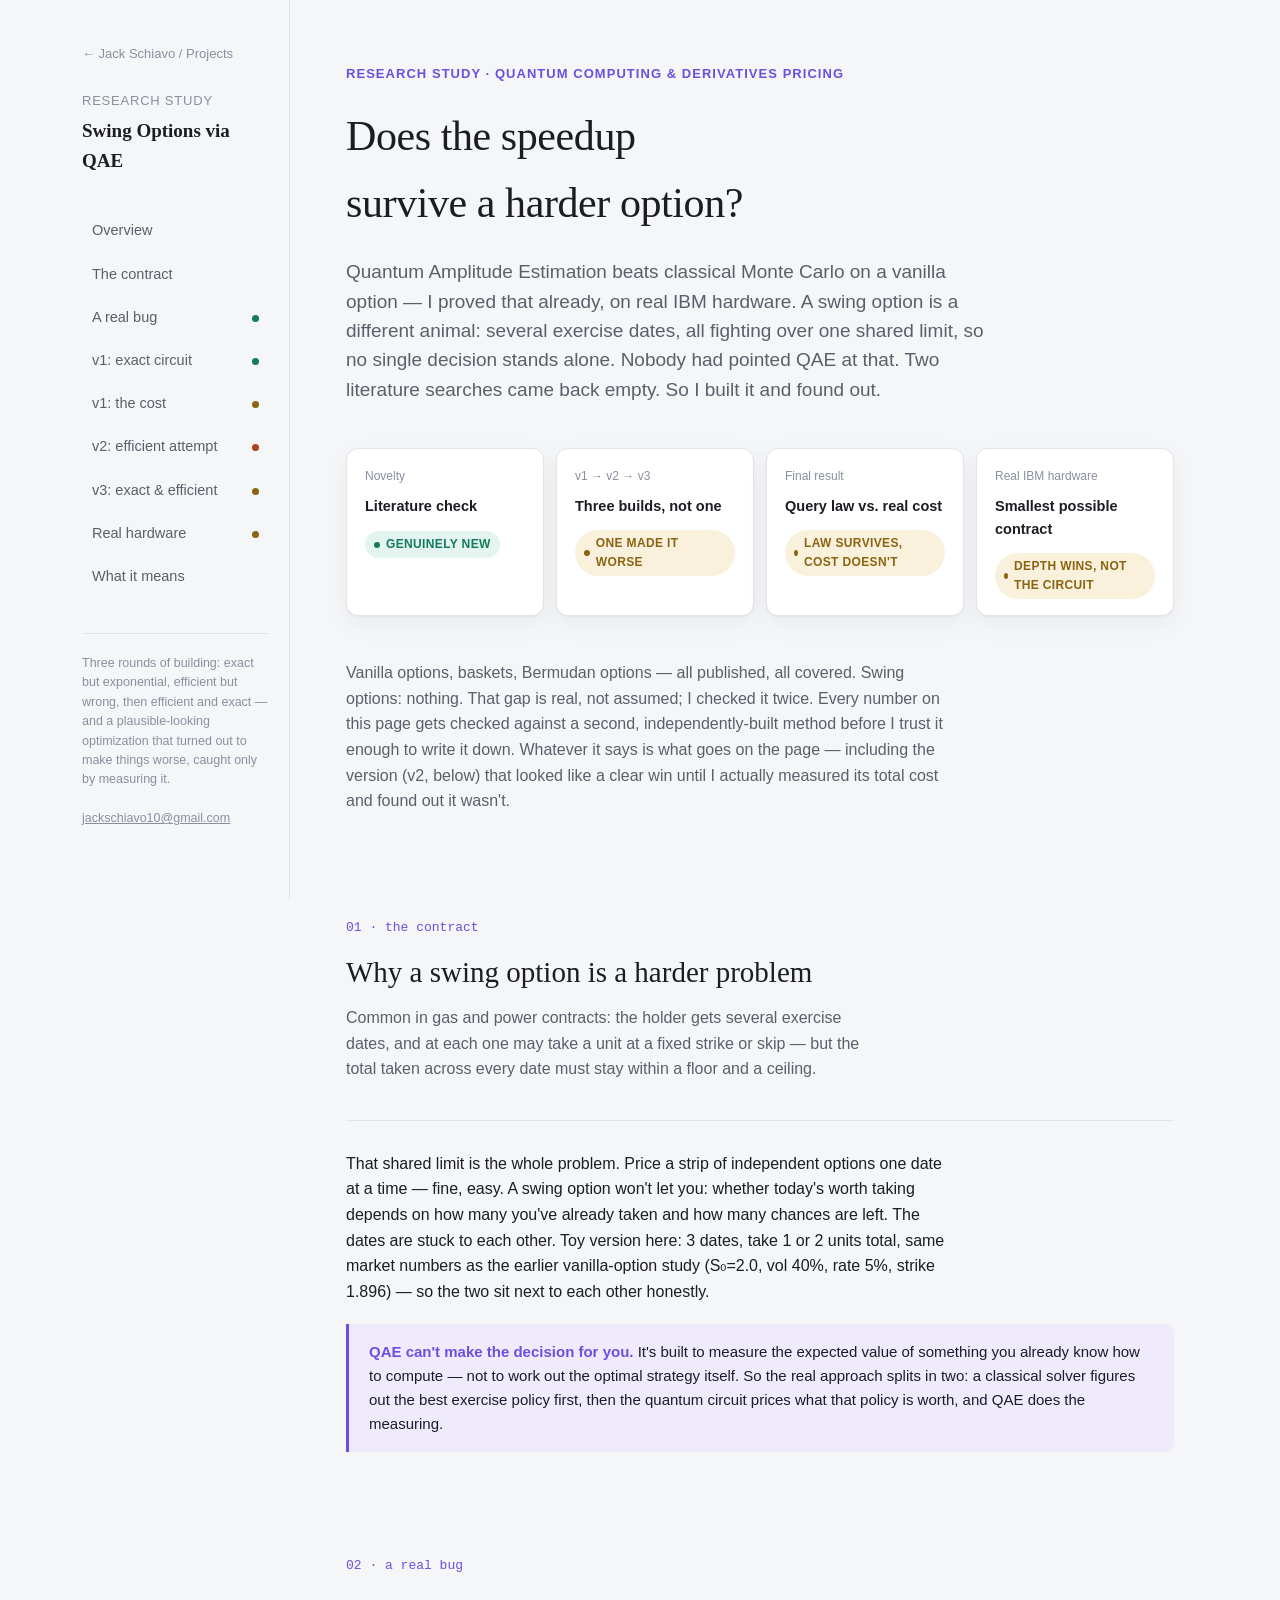
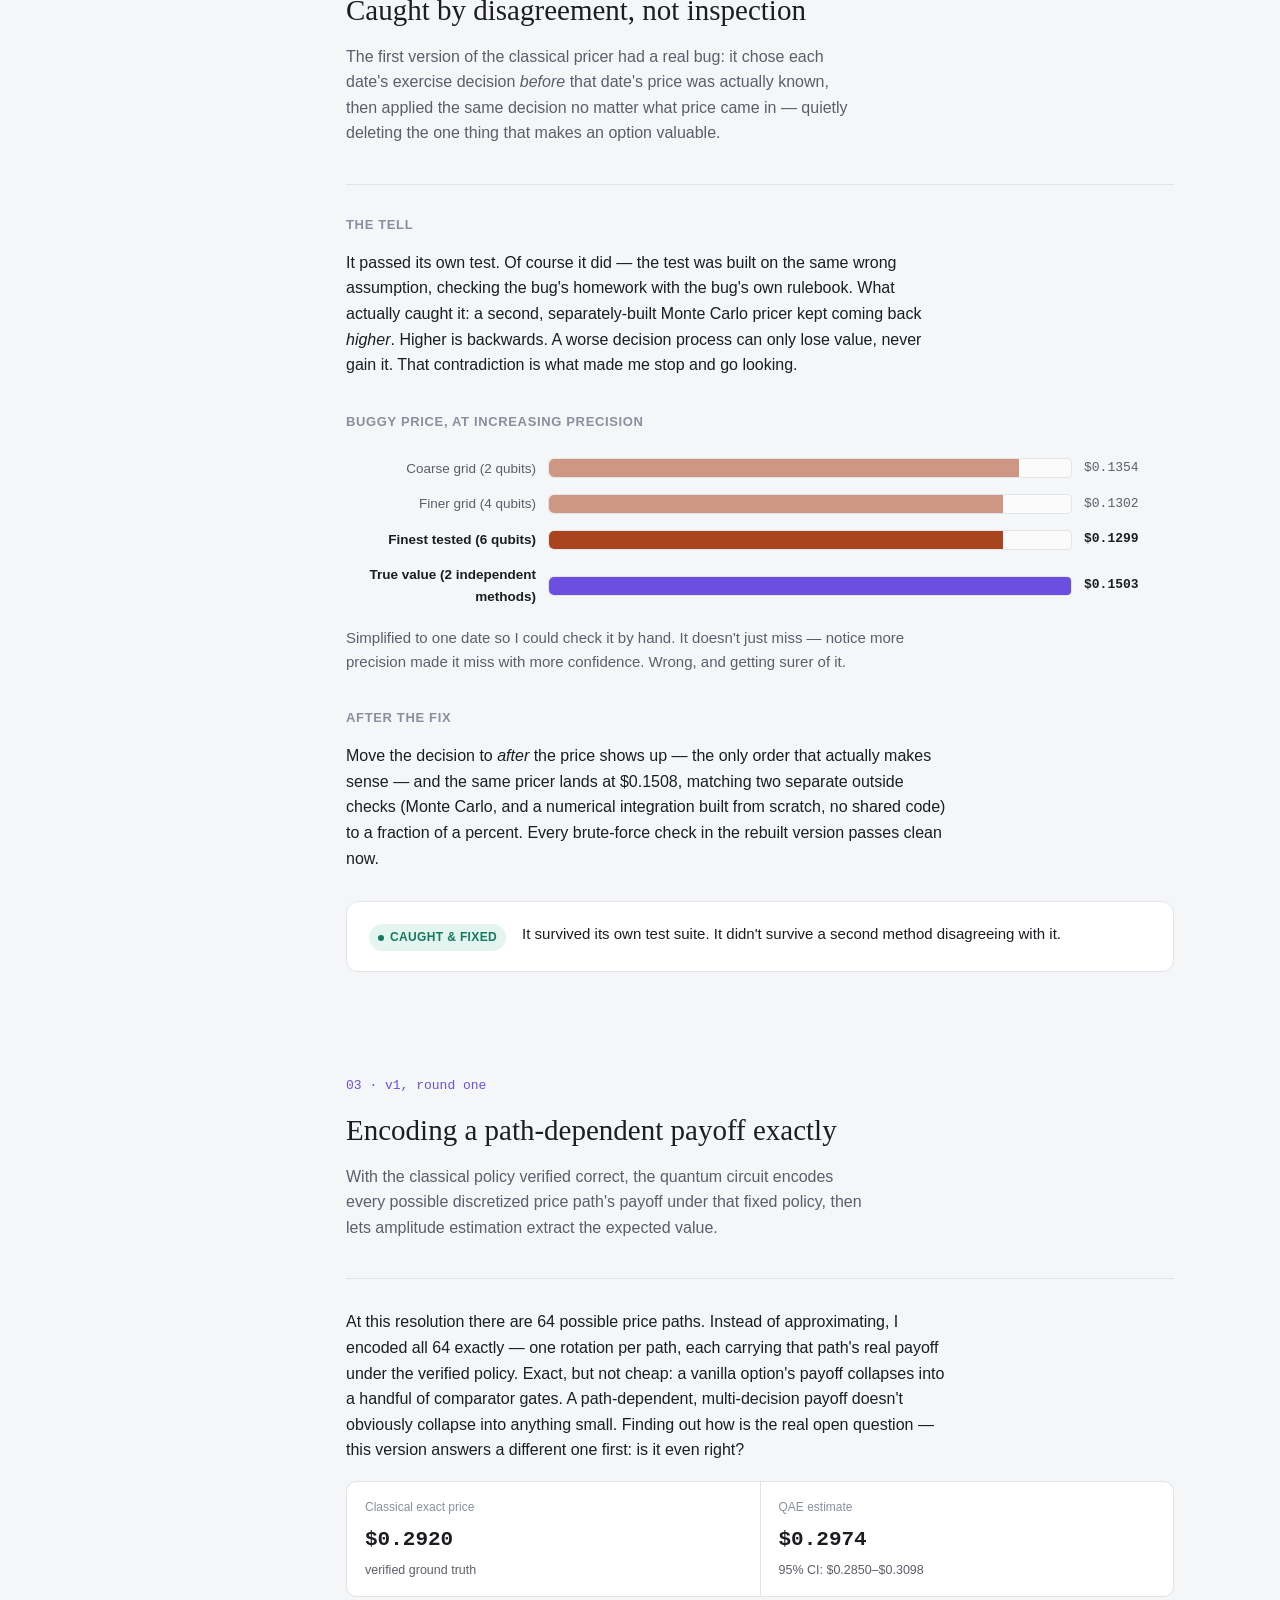
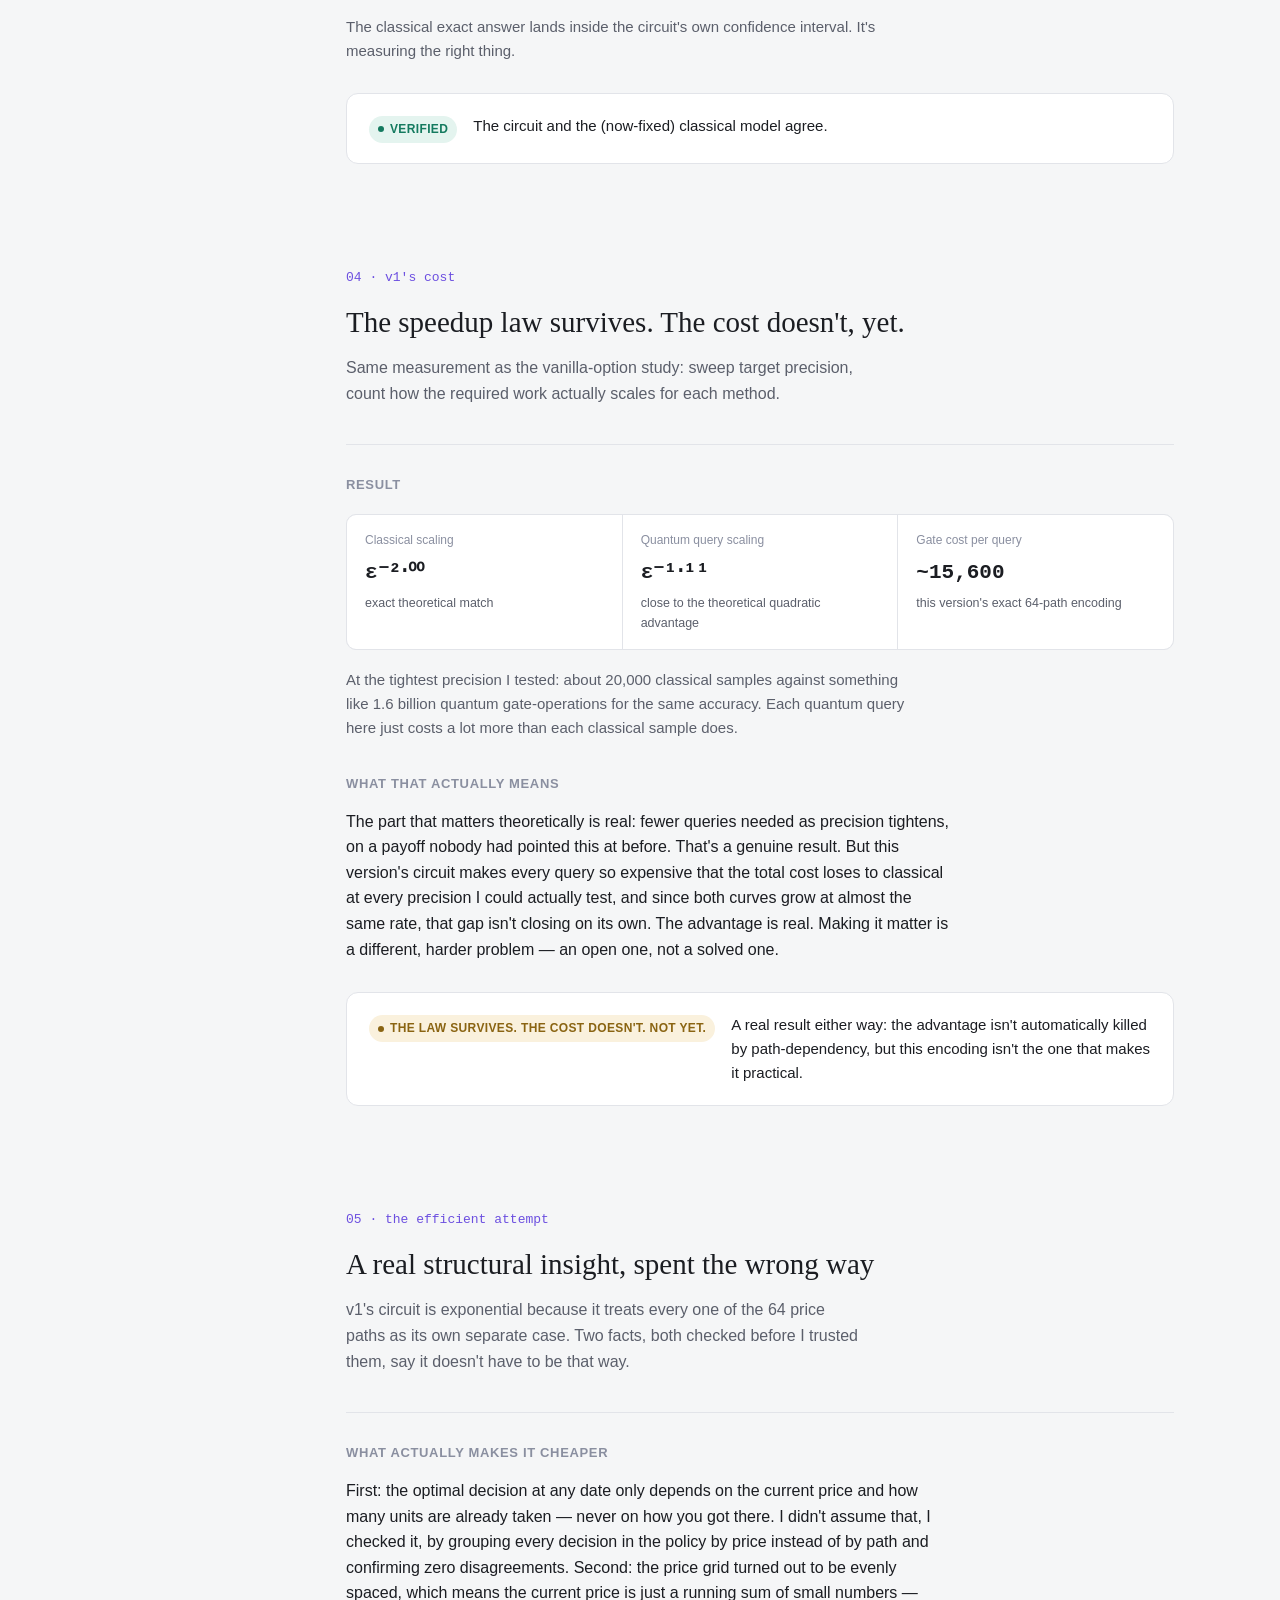
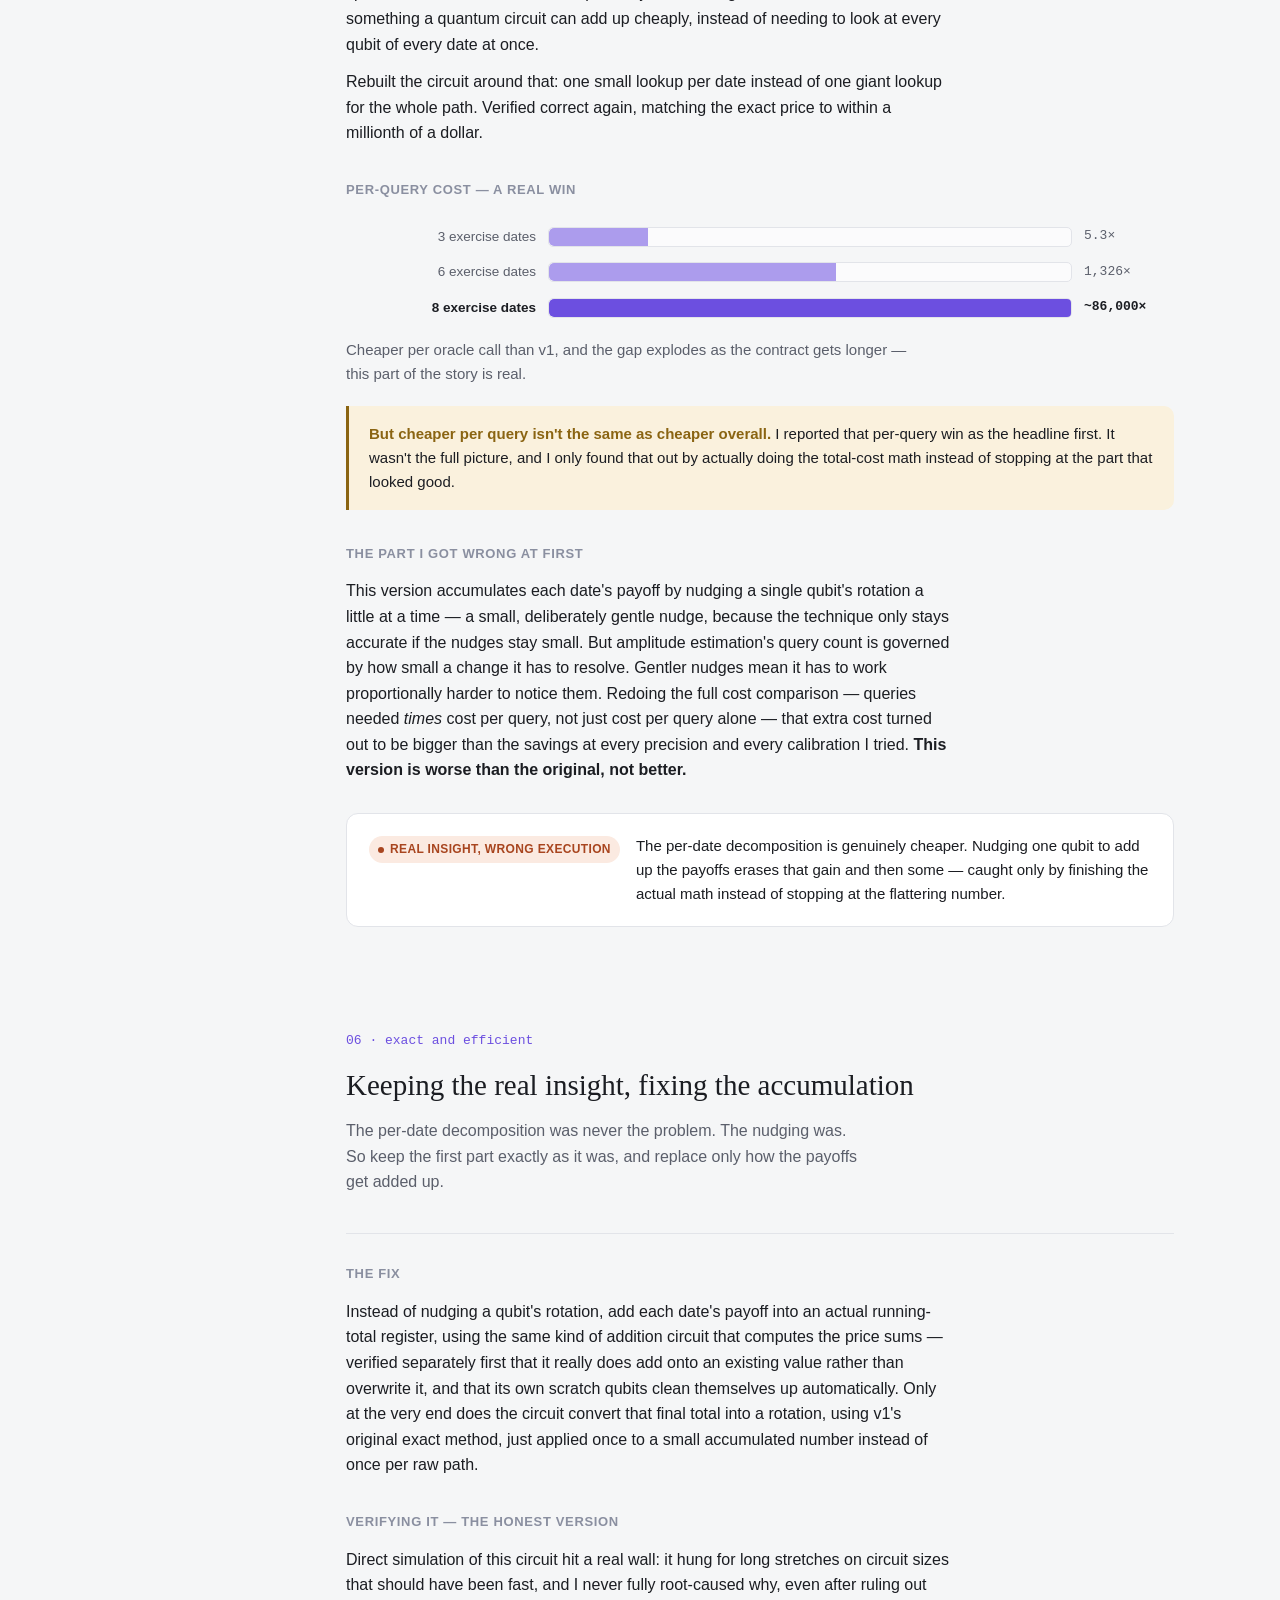
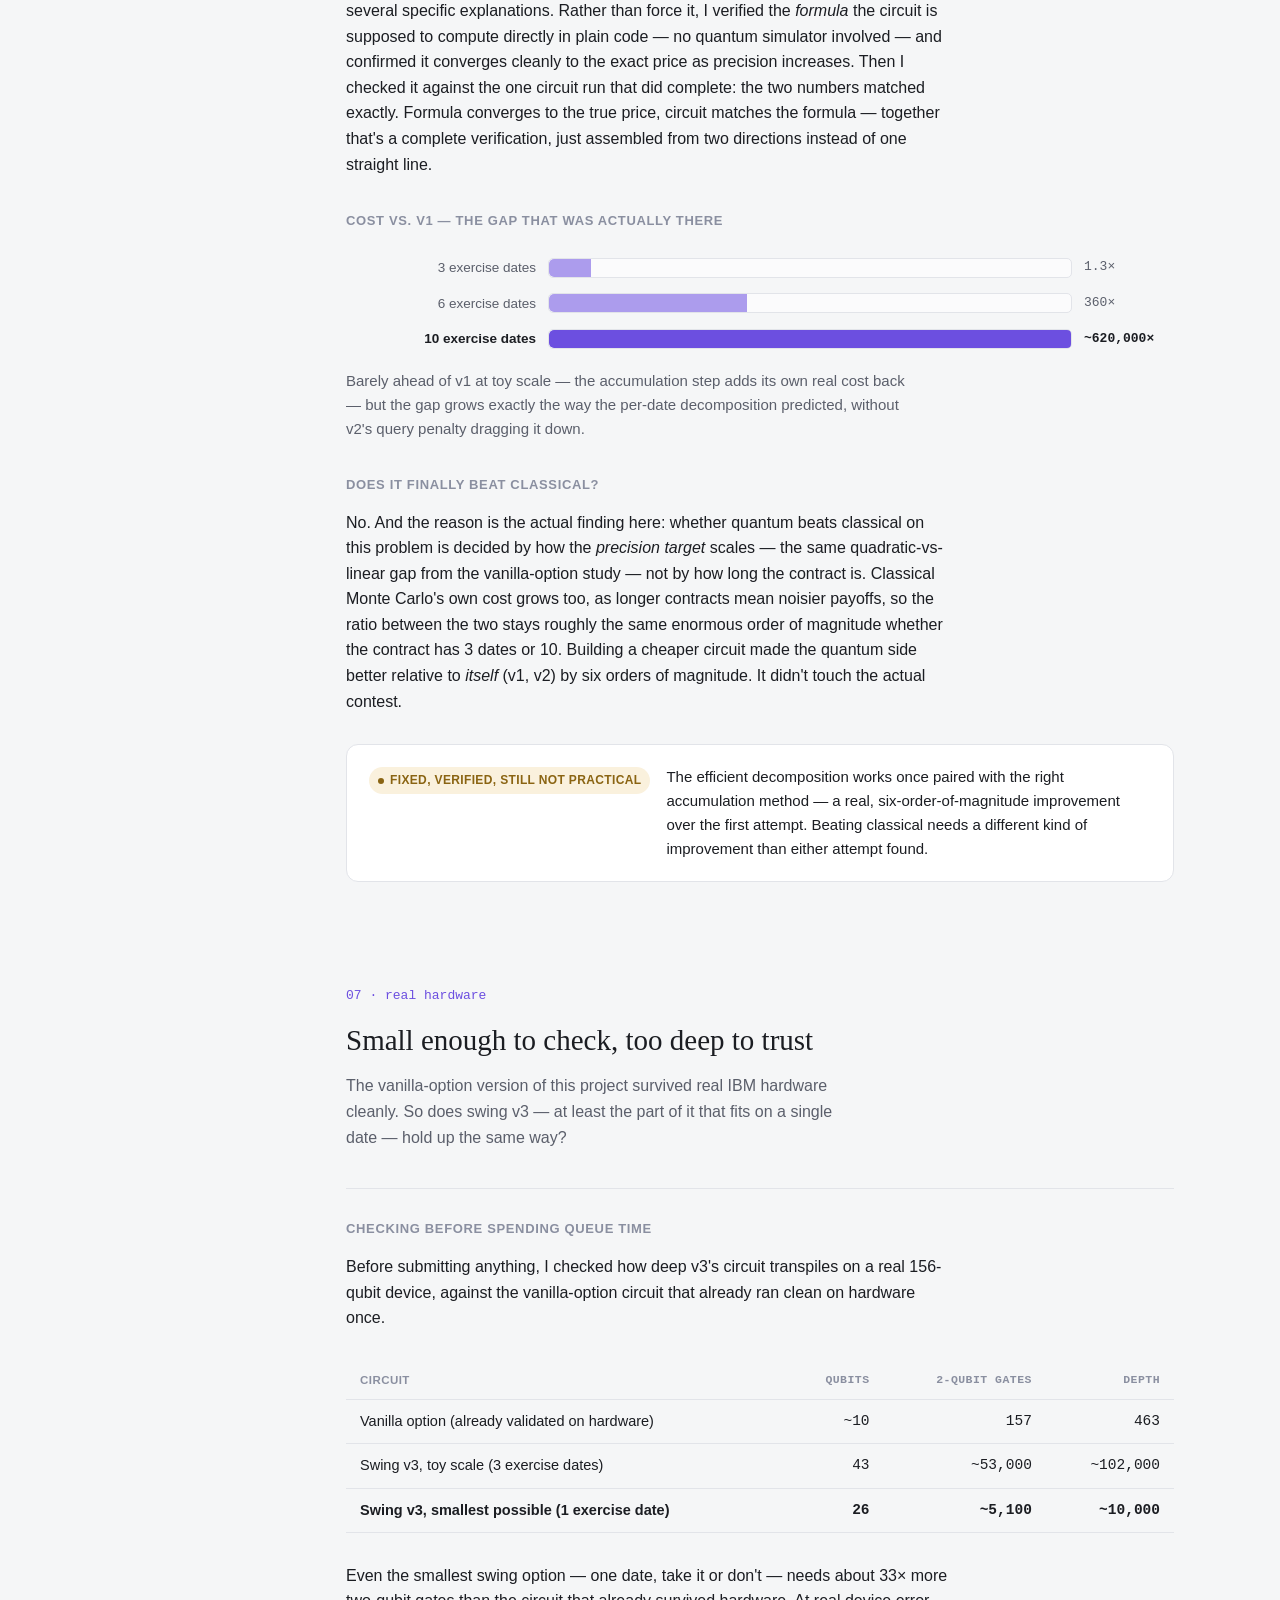
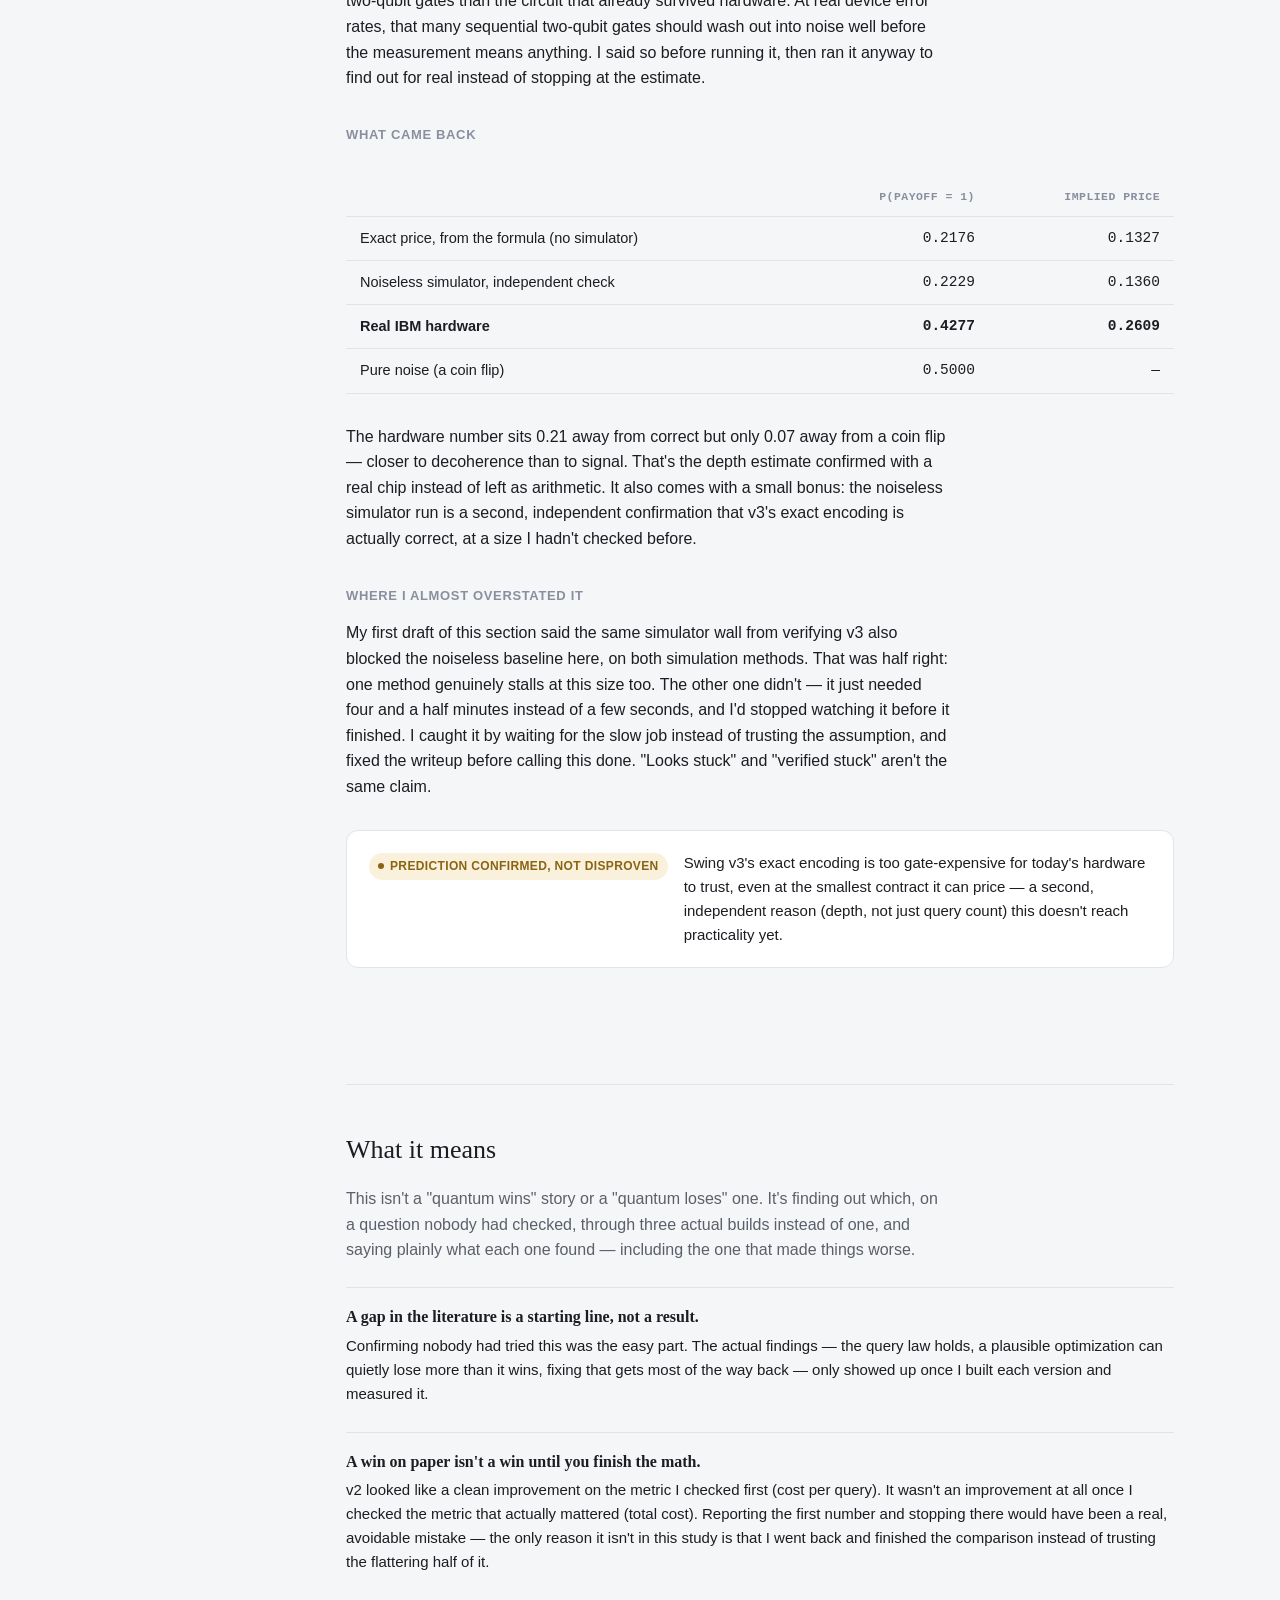
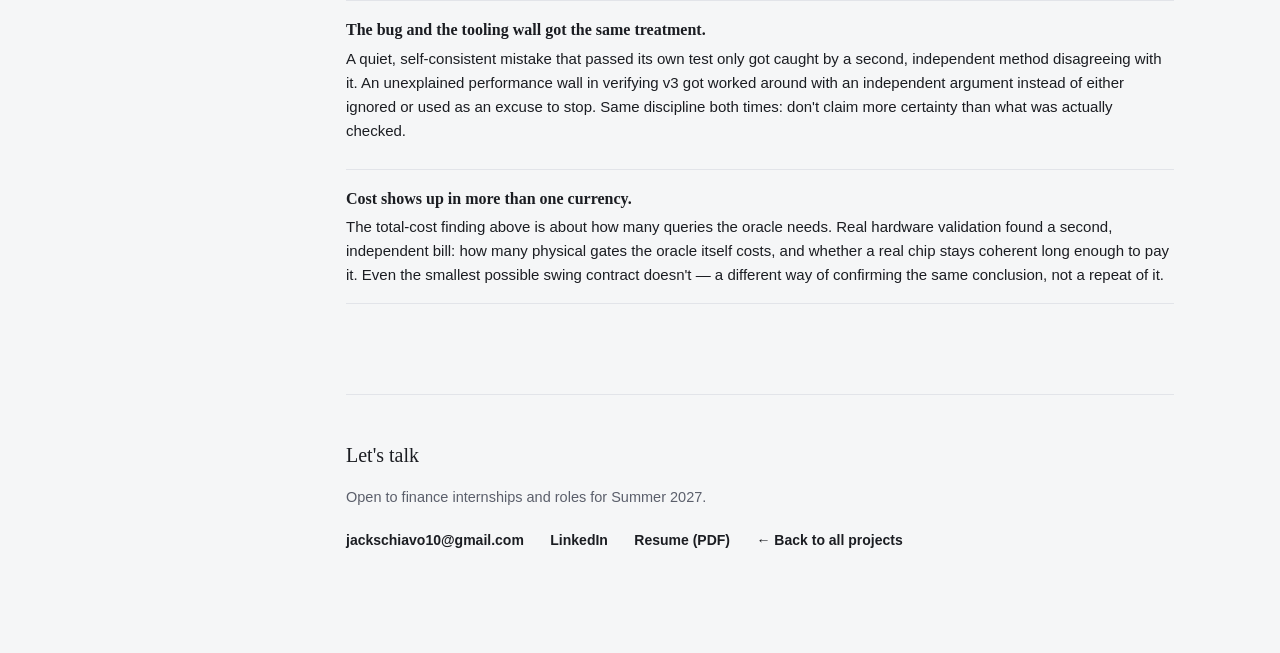
<file: swing-option-qae.html>
<!DOCTYPE html>
<html lang="en">
<head>
<meta charset="UTF-8">
<meta name="viewport" content="width=device-width, initial-scale=1">
<title>Swing Option Pricing via Quantum Amplitude Estimation — Jack Schiavo</title>
<meta name="description" content="Three builds, not one: an exact-but-exponential circuit, an efficient version that turned out to make things worse, and a fix that combines both wins. Includes a real bug caught by an independent cross-check.">

<style>
  :root {
    --bg: #F5F6F7;
    --surface: #FFFFFF;
    --surface-2: #FBFBFC;
    --ink: #1B1D22;
    --muted: #5B5F6B;
    --faint: #8A8FA0;
    --border: #E2E4E9;
    --accent: #6C4FE0;
    --accent-soft: #EFEBFC;
    --win: #147A5F;
    --win-soft: #E4F4EF;
    --tie: #8A6412;
    --tie-soft: #FAF1DD;
    --loss: #A8451F;
    --loss-soft: #FBEAE1;
    --shadow: 0 1px 2px rgba(20, 20, 30, 0.04), 0 8px 24px rgba(20, 20, 30, 0.05);
  }

  @media (prefers-color-scheme: dark) {
    :root:not([data-theme="light"]) {
      --bg: #101218;
      --surface: #171A22;
      --surface-2: #1C1F29;
      --ink: #ECEDF2;
      --muted: #A0A5B5;
      --faint: #6D7280;
      --border: #2A2E3A;
      --accent: #A793F5;
      --accent-soft: #241F3A;
      --win: #4FCBA3;
      --win-soft: #16281F;
      --tie: #E3C066;
      --tie-soft: #2B2313;
      --loss: #E8916A;
      --loss-soft: #2C1A12;
      --shadow: 0 1px 2px rgba(0, 0, 0, 0.3), 0 12px 32px rgba(0, 0, 0, 0.35);
    }
  }

  :root[data-theme="dark"] {
    --bg: #101218;
    --surface: #171A22;
    --surface-2: #1C1F29;
    --ink: #ECEDF2;
    --muted: #A0A5B5;
    --faint: #6D7280;
    --border: #2A2E3A;
    --accent: #A793F5;
    --accent-soft: #241F3A;
    --win: #4FCBA3;
    --win-soft: #16281F;
    --tie: #E3C066;
    --tie-soft: #2B2313;
    --loss: #E8916A;
    --loss-soft: #2C1A12;
    --shadow: 0 1px 2px rgba(0, 0, 0, 0.3), 0 12px 32px rgba(0, 0, 0, 0.35);
  }

  * { box-sizing: border-box; }

  body {
    background: var(--bg);
    color: var(--ink);
    font-family: -apple-system, BlinkMacSystemFont, "Segoe UI", Roboto, "Helvetica Neue", Arial, sans-serif;
    font-size: 16px;
    line-height: 1.6;
    -webkit-font-smoothing: antialiased;
    margin: 0;
  }

  .serif { font-family: "Iowan Old Style", "Palatino Linotype", "Book Antiqua", Palatino, Georgia, serif; }
  .mono { font-family: "SF Mono", "SFMono-Regular", Menlo, Consolas, "Roboto Mono", monospace; font-variant-numeric: tabular-nums; }

  h1, h2, h3 { text-wrap: balance; margin: 0; }
  a { color: var(--accent); }

  .shell { display: grid; grid-template-columns: 240px minmax(0, 1fr); gap: 0; max-width: 1180px; margin: 0 auto; }

  .rail {
    position: sticky; top: 0; align-self: start; height: 100vh; overflow-y: auto;
    padding: 40px 20px 40px 32px; border-right: 1px solid var(--border);
  }
  .rail-back { display: inline-block; font-size: 13px; color: var(--faint); text-decoration: none; margin-bottom: 26px; }
  .rail-back:hover { color: var(--accent); }
  .rail-brand { font-size: 13px; letter-spacing: 0.06em; text-transform: uppercase; color: var(--faint); margin-bottom: 4px; }
  .rail-title { font-size: 19px; font-weight: 600; margin-bottom: 34px; }
  .rail nav { display: flex; flex-direction: column; gap: 2px; }
  .rail a.leg {
    display: flex; align-items: baseline; gap: 10px; padding: 9px 10px; border-radius: 7px;
    text-decoration: none; color: var(--muted); font-size: 14.5px;
  }
  .rail a.leg:hover { background: var(--surface-2); color: var(--ink); }
  .rail .verdict-dot { width: 7px; height: 7px; border-radius: 50%; margin-left: auto; flex: none; }
  .rail-foot {
    margin-top: 36px; padding-top: 20px; border-top: 1px solid var(--border);
    font-size: 12.5px; color: var(--faint); line-height: 1.55;
  }
  .rail-foot a { color: var(--faint); }
  .rail-foot a:hover { color: var(--accent); }

  main { padding: 64px 56px 100px; min-width: 0; }

  .kicker { font-size: 13px; font-weight: 600; letter-spacing: 0.08em; text-transform: uppercase; color: var(--accent); margin-bottom: 18px; }
  .hero h1 { font-size: 42px; font-weight: 500; letter-spacing: -0.01em; max-width: 20ch; }
  .hero .dek { margin-top: 20px; font-size: 19px; color: var(--muted); max-width: 62ch; line-height: 1.55; }
  .hero .dek b { color: var(--ink); font-weight: 600; }

  .scoreboard { display: grid; grid-template-columns: repeat(4, 1fr); gap: 12px; margin-top: 44px; }
  .score-card { background: var(--surface); border: 1px solid var(--border); border-radius: 12px; padding: 18px 18px 16px; box-shadow: var(--shadow); }
  .score-card .leg-tag { font-size: 12px; color: var(--faint); margin-bottom: 8px; }
  .score-card .leg-name { font-size: 14.5px; font-weight: 600; margin-bottom: 12px; }

  .pill {
    display: inline-flex; align-items: center; gap: 6px; font-size: 12px; font-weight: 700;
    letter-spacing: 0.03em; text-transform: uppercase; padding: 4px 9px; border-radius: 999px;
  }
  .pill.win { background: var(--win-soft); color: var(--win); }
  .pill.tie { background: var(--tie-soft); color: var(--tie); }
  .pill.loss { background: var(--loss-soft); color: var(--loss); }
  .pill::before { content: ""; width: 6px; height: 6px; border-radius: 50%; background: currentColor; }

  section.leg { margin-top: 104px; scroll-margin-top: 32px; }
  .leg-head { display: flex; align-items: flex-start; justify-content: space-between; gap: 24px; padding-bottom: 22px; border-bottom: 1px solid var(--border); }
  .leg-head .eyebrow { font-family: "SF Mono", Menlo, Consolas, monospace; font-size: 13px; color: var(--accent); margin-bottom: 10px; }
  .leg-head h2 { font-size: 29px; font-weight: 500; }
  .leg-head .lede { margin-top: 10px; color: var(--muted); max-width: 58ch; font-size: 16px; }

  .leg-body { margin-top: 30px; }
  .leg-body h3 { font-size: 13px; font-weight: 700; letter-spacing: 0.05em; text-transform: uppercase; color: var(--faint); margin: 34px 0 14px; }
  .leg-body h3:first-child { margin-top: 0; }
  .leg-body p { max-width: 68ch; margin: 12px 0; }
  .leg-body p.note { color: var(--muted); font-size: 15px; }

  .barchart { margin: 18px 0 8px; }
  .bar-row { display: grid; grid-template-columns: 190px 1fr 90px; align-items: center; gap: 12px; padding: 7px 0; }
  .bar-row .name { font-size: 13.5px; color: var(--muted); text-align: right; }
  .bar-row.highlight .name { color: var(--ink); font-weight: 600; }
  .bar-track { background: var(--surface-2); border-radius: 5px; height: 20px; overflow: hidden; border: 1px solid var(--border); }
  .bar-fill { height: 100%; background: var(--accent); border-radius: 5px 0 0 5px; opacity: 0.55; }
  .bar-fill.loss-fill { background: var(--loss); }
  .bar-row.highlight .bar-fill { opacity: 1; }
  .bar-row .val { font-family: "SF Mono", Menlo, Consolas, monospace; font-size: 13px; color: var(--muted); }
  .bar-row.highlight .val { color: var(--ink); font-weight: 600; }

  table.report { width: 100%; border-collapse: collapse; margin: 18px 0; font-size: 14.5px; }
  table.report th, table.report td { text-align: left; padding: 10px 14px; border-bottom: 1px solid var(--border); }
  table.report th { font-size: 11.5px; letter-spacing: 0.04em; text-transform: uppercase; color: var(--faint); font-weight: 600; }
  table.report td.num, table.report th.num { font-family: "SF Mono", Menlo, Consolas, monospace; text-align: right; font-variant-numeric: tabular-nums; }
  table.report tr.emph td { font-weight: 600; }
  .table-wrap { overflow-x: auto; }

  .callout { background: var(--accent-soft); border-left: 3px solid var(--accent); border-radius: 0 10px 10px 0; padding: 16px 20px; margin: 20px 0; font-size: 15px; }
  .callout .k { font-weight: 700; color: var(--accent); }
  .callout.warn { background: var(--tie-soft); border-left-color: var(--tie); }
  .callout.warn .k { color: var(--tie); }

  .verdict-box {
    margin-top: 30px; padding: 20px 22px; border-radius: 12px; border: 1px solid var(--border);
    background: var(--surface); display: flex; gap: 16px; align-items: flex-start;
  }
  .verdict-box .pill { flex: none; margin-top: 2px; }
  .verdict-box p { margin: 0; font-size: 15px; color: var(--ink); }

  .stats { display: grid; grid-template-columns: repeat(auto-fit, minmax(150px, 1fr)); gap: 1px; background: var(--border); border: 1px solid var(--border); border-radius: 10px; overflow: hidden; margin: 18px 0; }
  .stat { background: var(--surface); padding: 16px 18px; }
  .stat .label { font-size: 12px; color: var(--faint); margin-bottom: 6px; }
  .stat .value { font-family: "SF Mono", Menlo, Consolas, monospace; font-size: 21px; font-weight: 600; }
  .stat .sub { font-size: 12.5px; color: var(--muted); margin-top: 3px; }

  .closing { margin-top: 116px; padding-top: 44px; border-top: 1px solid var(--border); }
  .closing h2 { font-size: 26px; font-weight: 500; margin-bottom: 16px; }
  .closing p { max-width: 68ch; color: var(--muted); }
  .theme-list { margin-top: 24px; display: grid; gap: 10px; list-style: none; padding: 0; }
  .theme-list li { padding: 16px 0; border-top: 1px solid var(--border); font-size: 15px; color: var(--ink); }
  .theme-list li:last-child { border-bottom: 1px solid var(--border); }
  .theme-list li b { display: block; margin-bottom: 4px; font-family: "Iowan Old Style", Georgia, serif; font-size: 16px; }

  footer.page-foot { margin-top: 90px; padding-top: 24px; border-top: 1px solid var(--border); }
  footer.page-foot .foot-title { font-family: "Iowan Old Style", "Palatino Linotype", Georgia, serif; font-size: 20px; margin-bottom: 6px; }
  footer.page-foot .foot-sub { color: var(--muted); font-size: 14.5px; margin-bottom: 18px; }
  footer.page-foot .foot-links a { text-decoration: none; margin-right: 22px; font-size: 14px; font-weight: 600; color: var(--ink); }
  footer.page-foot .foot-links a:hover { color: var(--accent); }

  @media (max-width: 880px) {
    .shell { grid-template-columns: 1fr; }
    .rail { position: static; height: auto; border-right: none; border-bottom: 1px solid var(--border); padding: 28px 24px; }
    main { padding: 44px 24px 80px; }
    .scoreboard { grid-template-columns: 1fr; }
    .hero h1 { font-size: 32px; }
    .bar-row { grid-template-columns: 120px 1fr 74px; }
  }
</style>
</head>
<body>

<div class="shell">
  <aside class="rail">
    <a class="rail-back" href="index.html">&larr; Jack Schiavo / Projects</a>
    <div class="rail-brand">Research study</div>
    <div class="rail-title serif">Swing Options via QAE</div>
    <nav>
      <a class="leg" href="#overview">Overview</a>
      <a class="leg" href="#contract">The contract</a>
      <a class="leg" href="#bug">A real bug <span class="verdict-dot" style="background:var(--win)"></span></a>
      <a class="leg" href="#circuit">v1: exact circuit <span class="verdict-dot" style="background:var(--win)"></span></a>
      <a class="leg" href="#scaling">v1: the cost <span class="verdict-dot" style="background:var(--tie)"></span></a>
      <a class="leg" href="#v2">v2: efficient attempt <span class="verdict-dot" style="background:var(--loss)"></span></a>
      <a class="leg" href="#v3">v3: exact & efficient <span class="verdict-dot" style="background:var(--tie)"></span></a>
      <a class="leg" href="#hardware">Real hardware <span class="verdict-dot" style="background:var(--tie)"></span></a>
      <a class="leg" href="#meaning">What it means</a>
    </nav>
    <div class="rail-foot">
      Three rounds of building: exact but exponential, efficient but wrong,
      then efficient and exact &mdash; and a plausible-looking optimization
      that turned out to make things worse, caught only by measuring it.
      <br><br>
      <a href="mailto:jackschiavo10@gmail.com">jackschiavo10@gmail.com</a>
    </div>
  </aside>

  <main>
    <section id="overview" class="hero">
      <div class="kicker">Research study &middot; quantum computing &amp; derivatives pricing</div>
      <h1 class="serif">Does the speedup survive a harder option?</h1>
      <p class="dek">
        Quantum Amplitude Estimation beats classical Monte Carlo on a
        vanilla option &mdash; I proved that already, on real IBM hardware.
        A swing option is a different animal: several exercise dates, all
        fighting over one shared limit, so no single decision stands alone.
        Nobody had pointed QAE at that. Two literature searches came back
        empty. So I built it and found out.
      </p>

      <div class="scoreboard">
        <div class="score-card">
          <div class="leg-tag">Novelty</div>
          <div class="leg-name">Literature check</div>
          <span class="pill win">Genuinely new</span>
        </div>
        <div class="score-card">
          <div class="leg-tag">v1 &rarr; v2 &rarr; v3</div>
          <div class="leg-name">Three builds, not one</div>
          <span class="pill tie">One made it worse</span>
        </div>
        <div class="score-card">
          <div class="leg-tag">Final result</div>
          <div class="leg-name">Query law vs. real cost</div>
          <span class="pill tie">Law survives, cost doesn't</span>
        </div>
        <div class="score-card">
          <div class="leg-tag">Real IBM hardware</div>
          <div class="leg-name">Smallest possible contract</div>
          <span class="pill tie">Depth wins, not the circuit</span>
        </div>
      </div>

      <p style="margin-top:44px; color:var(--muted); max-width:68ch;">
        Vanilla options, baskets, Bermudan options &mdash; all published,
        all covered. Swing options: nothing. That gap is real, not assumed;
        I checked it twice. Every number on this page gets checked against
        a second, independently-built method before I trust it enough to
        write it down. Whatever it says is what goes on the page &mdash;
        including the version (v2, below) that looked like a clear win
        until I actually measured its total cost and found out it wasn't.
      </p>
    </section>

    <section id="contract" class="leg">
      <div class="leg-head">
        <div>
          <div class="eyebrow">01 &middot; the contract</div>
          <h2 class="serif">Why a swing option is a harder problem</h2>
          <p class="lede">
            Common in gas and power contracts: the holder gets several
            exercise dates, and at each one may take a unit at a fixed
            strike or skip &mdash; but the total taken across every date
            must stay within a floor and a ceiling.
          </p>
        </div>
      </div>

      <div class="leg-body">
        <p>
          That shared limit is the whole problem. Price a strip of
          independent options one date at a time &mdash; fine, easy. A
          swing option won't let you: whether today's worth taking depends
          on how many you've already taken and how many chances are left.
          The dates are stuck to each other. Toy version here: 3 dates,
          take 1 or 2 units total, same market numbers as the earlier
          vanilla-option study (S&#8320;=2.0, vol 40%, rate 5%, strike
          1.896) &mdash; so the two sit next to each other honestly.
        </p>
        <div class="callout">
          <span class="k">QAE can't make the decision for you.</span>
          It's built to measure the expected value of something you
          already know how to compute &mdash; not to work out the optimal
          strategy itself. So the real approach splits in two: a classical
          solver figures out the best exercise policy first, then the
          quantum circuit prices what that policy is worth, and QAE does
          the measuring.
        </div>
      </div>
    </section>

    <section id="bug" class="leg">
      <div class="leg-head">
        <div>
          <div class="eyebrow">02 &middot; a real bug</div>
          <h2 class="serif">Caught by disagreement, not inspection</h2>
          <p class="lede">
            The first version of the classical pricer had a real bug: it
            chose each date's exercise decision <i>before</i> that date's
            price was actually known, then applied the same decision no
            matter what price came in &mdash; quietly deleting the one
            thing that makes an option valuable.
          </p>
        </div>
      </div>

      <div class="leg-body">
        <h3>The tell</h3>
        <p>
          It passed its own test. Of course it did &mdash; the test was
          built on the same wrong assumption, checking the bug's homework
          with the bug's own rulebook. What actually caught it: a second,
          separately-built Monte Carlo pricer kept coming back
          <i>higher</i>. Higher is backwards. A worse decision process can
          only lose value, never gain it. That contradiction is what made
          me stop and go looking.
        </p>

        <h3>Buggy price, at increasing precision</h3>
        <div class="barchart">
          <div class="bar-row">
            <div class="name">Coarse grid (2 qubits)</div>
            <div class="bar-track"><div class="bar-fill loss-fill" style="width:90%"></div></div>
            <div class="val">$0.1354</div>
          </div>
          <div class="bar-row">
            <div class="name">Finer grid (4 qubits)</div>
            <div class="bar-track"><div class="bar-fill loss-fill" style="width:87%"></div></div>
            <div class="val">$0.1302</div>
          </div>
          <div class="bar-row highlight">
            <div class="name">Finest tested (6 qubits)</div>
            <div class="bar-track"><div class="bar-fill loss-fill" style="width:87%"></div></div>
            <div class="val">$0.1299</div>
          </div>
          <div class="bar-row highlight">
            <div class="name">True value (2 independent methods)</div>
            <div class="bar-track"><div class="bar-fill" style="width:100%"></div></div>
            <div class="val">$0.1503</div>
          </div>
        </div>
        <p class="note">
          Simplified to one date so I could check it by hand. It doesn't
          just miss &mdash; notice more precision made it miss with more
          confidence. Wrong, and getting surer of it.
        </p>

        <h3>After the fix</h3>
        <p>
          Move the decision to <i>after</i> the price shows up &mdash; the
          only order that actually makes sense &mdash; and the same pricer
          lands at $0.1508, matching two separate outside checks (Monte
          Carlo, and a numerical integration built from scratch, no shared
          code) to a fraction of a percent. Every brute-force check in the
          rebuilt version passes clean now.
        </p>
      </div>

      <div class="verdict-box">
        <span class="pill win">Caught &amp; fixed</span>
        <p>It survived its own test suite. It didn't survive a second method disagreeing with it.</p>
      </div>
    </section>

    <section id="circuit" class="leg">
      <div class="leg-head">
        <div>
          <div class="eyebrow">03 &middot; v1, round one</div>
          <h2 class="serif">Encoding a path-dependent payoff exactly</h2>
          <p class="lede">
            With the classical policy verified correct, the quantum circuit
            encodes every possible discretized price path's payoff under
            that fixed policy, then lets amplitude estimation extract the
            expected value.
          </p>
        </div>
      </div>

      <div class="leg-body">
        <p>
          At this resolution there are 64 possible price paths. Instead of
          approximating, I encoded all 64 exactly &mdash; one rotation per
          path, each carrying that path's real payoff under the verified
          policy. Exact, but not cheap: a vanilla option's payoff collapses
          into a handful of comparator gates. A path-dependent,
          multi-decision payoff doesn't obviously collapse into anything
          small. Finding out how is the real open question &mdash; this
          version answers a different one first: is it even right?
        </p>
        <div class="stats">
          <div class="stat">
            <div class="label">Classical exact price</div>
            <div class="value">$0.2920</div>
            <div class="sub">verified ground truth</div>
          </div>
          <div class="stat">
            <div class="label">QAE estimate</div>
            <div class="value">$0.2974</div>
            <div class="sub">95% CI: $0.2850&ndash;$0.3098</div>
          </div>
        </div>
        <p class="note">The classical exact answer lands inside the circuit's own confidence interval. It's measuring the right thing.</p>
      </div>

      <div class="verdict-box">
        <span class="pill win">Verified</span>
        <p>The circuit and the (now-fixed) classical model agree.</p>
      </div>
    </section>

    <section id="scaling" class="leg">
      <div class="leg-head">
        <div>
          <div class="eyebrow">04 &middot; v1's cost</div>
          <h2 class="serif">The speedup law survives. The cost doesn't, yet.</h2>
          <p class="lede">
            Same measurement as the vanilla-option study: sweep target
            precision, count how the required work actually scales for
            each method.
          </p>
        </div>
      </div>

      <div class="leg-body">
        <h3>Result</h3>
        <div class="stats">
          <div class="stat">
            <div class="label">Classical scaling</div>
            <div class="value">&epsilon;&#8315;&sup2;&#8901;&#8304;&#8304;</div>
            <div class="sub">exact theoretical match</div>
          </div>
          <div class="stat">
            <div class="label">Quantum query scaling</div>
            <div class="value">&epsilon;&#8315;&sup1;&#8901;&sup1;&sup1;</div>
            <div class="sub">close to the theoretical quadratic advantage</div>
          </div>
          <div class="stat">
            <div class="label">Gate cost per query</div>
            <div class="value">~15,600</div>
            <div class="sub">this version's exact 64-path encoding</div>
          </div>
        </div>
        <p class="note">
          At the tightest precision I tested: about 20,000 classical
          samples against something like 1.6 billion quantum
          gate-operations for the same accuracy. Each quantum query here
          just costs a lot more than each classical sample does.
        </p>

        <h3>What that actually means</h3>
        <p>
          The part that matters theoretically is real: fewer queries
          needed as precision tightens, on a payoff nobody had pointed
          this at before. That's a genuine result. But this version's
          circuit makes every query so expensive that the total cost loses
          to classical at every precision I could actually test, and since
          both curves grow at almost the same rate, that gap isn't closing
          on its own. The advantage is real. Making it matter is a
          different, harder problem &mdash; an open one, not a solved one.
        </p>
      </div>

      <div class="verdict-box">
        <span class="pill tie">The law survives. The cost doesn't. Not yet.</span>
        <p>A real result either way: the advantage isn't automatically killed by path-dependency, but this encoding isn't the one that makes it practical.</p>
      </div>
    </section>

    <section id="v2" class="leg">
      <div class="leg-head">
        <div>
          <div class="eyebrow">05 &middot; the efficient attempt</div>
          <h2 class="serif">A real structural insight, spent the wrong way</h2>
          <p class="lede">
            v1's circuit is exponential because it treats every one of the
            64 price paths as its own separate case. Two facts, both
            checked before I trusted them, say it doesn't have to be that
            way.
          </p>
        </div>
      </div>

      <div class="leg-body">
        <h3>What actually makes it cheaper</h3>
        <p>
          First: the optimal decision at any date only depends on the
          current price and how many units are already taken &mdash; never
          on how you got there. I didn't assume that, I checked it, by
          grouping every decision in the policy by price instead of by
          path and confirming zero disagreements. Second: the price grid
          turned out to be evenly spaced, which means the current price is
          just a running sum of small numbers &mdash; something a quantum
          circuit can add up cheaply, instead of needing to look at every
          qubit of every date at once.
        </p>
        <p>
          Rebuilt the circuit around that: one small lookup per date
          instead of one giant lookup for the whole path. Verified correct
          again, matching the exact price to within a millionth of a
          dollar.
        </p>

        <h3>Per-query cost &mdash; a real win</h3>
        <div class="barchart">
          <div class="bar-row">
            <div class="name">3 exercise dates</div>
            <div class="bar-track"><div class="bar-fill" style="width:19%"></div></div>
            <div class="val">5.3&times;</div>
          </div>
          <div class="bar-row">
            <div class="name">6 exercise dates</div>
            <div class="bar-track"><div class="bar-fill" style="width:55%"></div></div>
            <div class="val">1,326&times;</div>
          </div>
          <div class="bar-row highlight">
            <div class="name">8 exercise dates</div>
            <div class="bar-track"><div class="bar-fill" style="width:100%"></div></div>
            <div class="val">~86,000&times;</div>
          </div>
        </div>
        <p class="note">Cheaper per oracle call than v1, and the gap explodes as the contract gets longer &mdash; this part of the story is real.</p>

        <div class="callout warn">
          <span class="k">But cheaper per query isn't the same as cheaper overall.</span>
          I reported that per-query win as the headline first. It wasn't
          the full picture, and I only found that out by actually doing
          the total-cost math instead of stopping at the part that looked
          good.
        </div>

        <h3>The part I got wrong at first</h3>
        <p>
          This version accumulates each date's payoff by nudging a single
          qubit's rotation a little at a time &mdash; a small, deliberately
          gentle nudge, because the technique only stays accurate if the
          nudges stay small. But amplitude estimation's query count is
          governed by how small a change it has to resolve. Gentler nudges
          mean it has to work proportionally harder to notice them.
          Redoing the full cost comparison &mdash; queries needed
          <i>times</i> cost per query, not just cost per query alone
          &mdash; that extra cost turned out to be bigger than the savings
          at every precision and every calibration I tried. <b>This
          version is worse than the original, not better.</b>
        </p>
      </div>

      <div class="verdict-box">
        <span class="pill loss">Real insight, wrong execution</span>
        <p>The per-date decomposition is genuinely cheaper. Nudging one qubit to add up the payoffs erases that gain and then some &mdash; caught only by finishing the actual math instead of stopping at the flattering number.</p>
      </div>
    </section>

    <section id="v3" class="leg">
      <div class="leg-head">
        <div>
          <div class="eyebrow">06 &middot; exact and efficient</div>
          <h2 class="serif">Keeping the real insight, fixing the accumulation</h2>
          <p class="lede">
            The per-date decomposition was never the problem. The nudging
            was. So keep the first part exactly as it was, and replace
            only how the payoffs get added up.
          </p>
        </div>
      </div>

      <div class="leg-body">
        <h3>The fix</h3>
        <p>
          Instead of nudging a qubit's rotation, add each date's payoff
          into an actual running-total register, using the same kind of
          addition circuit that computes the price sums &mdash; verified
          separately first that it really does add onto an existing value
          rather than overwrite it, and that its own scratch qubits clean
          themselves up automatically. Only at the very end does the
          circuit convert that final total into a rotation, using v1's
          original exact method, just applied once to a small accumulated
          number instead of once per raw path.
        </p>

        <h3>Verifying it &mdash; the honest version</h3>
        <p>
          Direct simulation of this circuit hit a real wall: it hung for
          long stretches on circuit sizes that should have been fast, and
          I never fully root-caused why, even after ruling out several
          specific explanations. Rather than force it, I verified the
          <i>formula</i> the circuit is supposed to compute directly in
          plain code &mdash; no quantum simulator involved &mdash; and
          confirmed it converges cleanly to the exact price as precision
          increases. Then I checked it against the one circuit run that
          did complete: the two numbers matched exactly. Formula converges
          to the true price, circuit matches the formula &mdash; together
          that's a complete verification, just assembled from two
          directions instead of one straight line.
        </p>

        <h3>Cost vs. v1 &mdash; the gap that was actually there</h3>
        <div class="barchart">
          <div class="bar-row">
            <div class="name">3 exercise dates</div>
            <div class="bar-track"><div class="bar-fill" style="width:8%"></div></div>
            <div class="val">1.3&times;</div>
          </div>
          <div class="bar-row">
            <div class="name">6 exercise dates</div>
            <div class="bar-track"><div class="bar-fill" style="width:38%"></div></div>
            <div class="val">360&times;</div>
          </div>
          <div class="bar-row highlight">
            <div class="name">10 exercise dates</div>
            <div class="bar-track"><div class="bar-fill" style="width:100%"></div></div>
            <div class="val">~620,000&times;</div>
          </div>
        </div>
        <p class="note">Barely ahead of v1 at toy scale &mdash; the accumulation step adds its own real cost back &mdash; but the gap grows exactly the way the per-date decomposition predicted, without v2's query penalty dragging it down.</p>

        <h3>Does it finally beat classical?</h3>
        <p>
          No. And the reason is the actual finding here: whether quantum
          beats classical on this problem is decided by how the
          <i>precision target</i> scales &mdash; the same quadratic-vs-linear
          gap from the vanilla-option study &mdash; not by how long the
          contract is. Classical Monte Carlo's own cost grows too, as
          longer contracts mean noisier payoffs, so the ratio between the
          two stays roughly the same enormous order of magnitude whether
          the contract has 3 dates or 10. Building a cheaper circuit made
          the quantum side better relative to <i>itself</i> (v1, v2) by
          six orders of magnitude. It didn't touch the actual contest.
        </p>
      </div>

      <div class="verdict-box">
        <span class="pill tie">Fixed, verified, still not practical</span>
        <p>The efficient decomposition works once paired with the right accumulation method &mdash; a real, six-order-of-magnitude improvement over the first attempt. Beating classical needs a different kind of improvement than either attempt found.</p>
      </div>
    </section>

    <section id="hardware" class="leg">
      <div class="leg-head">
        <div>
          <div class="eyebrow">07 &middot; real hardware</div>
          <h2 class="serif">Small enough to check, too deep to trust</h2>
          <p class="lede">
            The vanilla-option version of this project survived real IBM
            hardware cleanly. So does swing v3 &mdash; at least the part of
            it that fits on a single date &mdash; hold up the same way?
          </p>
        </div>
      </div>

      <div class="leg-body">
        <h3>Checking before spending queue time</h3>
        <p>
          Before submitting anything, I checked how deep v3's circuit
          transpiles on a real 156-qubit device, against the vanilla-option
          circuit that already ran clean on hardware once.
        </p>
        <div class="table-wrap">
          <table class="report">
            <thead>
              <tr><th>Circuit</th><th class="num">Qubits</th><th class="num">2-qubit gates</th><th class="num">Depth</th></tr>
            </thead>
            <tbody>
              <tr><td>Vanilla option (already validated on hardware)</td><td class="num">~10</td><td class="num">157</td><td class="num">463</td></tr>
              <tr><td>Swing v3, toy scale (3 exercise dates)</td><td class="num">43</td><td class="num">~53,000</td><td class="num">~102,000</td></tr>
              <tr class="emph"><td>Swing v3, smallest possible (1 exercise date)</td><td class="num">26</td><td class="num">~5,100</td><td class="num">~10,000</td></tr>
            </tbody>
          </table>
        </div>
        <p>
          Even the smallest swing option &mdash; one date, take it or don't
          &mdash; needs about 33&times; more two-qubit gates than the
          circuit that already survived hardware. At real device error
          rates, that many sequential two-qubit gates should wash out into
          noise well before the measurement means anything. I said so
          before running it, then ran it anyway to find out for real
          instead of stopping at the estimate.
        </p>

        <h3>What came back</h3>
        <div class="table-wrap">
          <table class="report">
            <thead>
              <tr><th></th><th class="num">P(payoff = 1)</th><th class="num">Implied price</th></tr>
            </thead>
            <tbody>
              <tr><td>Exact price, from the formula (no simulator)</td><td class="num">0.2176</td><td class="num">0.1327</td></tr>
              <tr><td>Noiseless simulator, independent check</td><td class="num">0.2229</td><td class="num">0.1360</td></tr>
              <tr class="emph"><td>Real IBM hardware</td><td class="num">0.4277</td><td class="num">0.2609</td></tr>
              <tr><td>Pure noise (a coin flip)</td><td class="num">0.5000</td><td class="num">&mdash;</td></tr>
            </tbody>
          </table>
        </div>
        <p>
          The hardware number sits 0.21 away from correct but only 0.07
          away from a coin flip &mdash; closer to decoherence than to
          signal. That's the depth estimate confirmed with a real chip
          instead of left as arithmetic. It also comes with a small bonus:
          the noiseless simulator run is a second, independent confirmation
          that v3's exact encoding is actually correct, at a size I hadn't
          checked before.
        </p>

        <h3>Where I almost overstated it</h3>
        <p>
          My first draft of this section said the same simulator wall from
          verifying v3 also blocked the noiseless baseline here, on both
          simulation methods. That was half right: one method genuinely
          stalls at this size too. The other one didn't &mdash; it just
          needed four and a half minutes instead of a few seconds, and I'd
          stopped watching it before it finished. I caught it by waiting
          for the slow job instead of trusting the assumption, and fixed
          the writeup before calling this done. "Looks stuck" and "verified
          stuck" aren't the same claim.
        </p>
      </div>

      <div class="verdict-box">
        <span class="pill tie">Prediction confirmed, not disproven</span>
        <p>Swing v3's exact encoding is too gate-expensive for today's hardware to trust, even at the smallest contract it can price &mdash; a second, independent reason (depth, not just query count) this doesn't reach practicality yet.</p>
      </div>
    </section>

    <section id="meaning" class="closing">
      <h2 class="serif">What it means</h2>
      <p>
        This isn't a "quantum wins" story or a "quantum loses" one. It's
        finding out which, on a question nobody had checked, through three
        actual builds instead of one, and saying plainly what each one
        found &mdash; including the one that made things worse.
      </p>

      <ul class="theme-list">
        <li>
          <b>A gap in the literature is a starting line, not a result.</b>
          Confirming nobody had tried this was the easy part. The actual
          findings &mdash; the query law holds, a plausible optimization
          can quietly lose more than it wins, fixing that gets most of the
          way back &mdash; only showed up once I built each version and
          measured it.
        </li>
        <li>
          <b>A win on paper isn't a win until you finish the math.</b>
          v2 looked like a clean improvement on the metric I checked first
          (cost per query). It wasn't an improvement at all once I checked
          the metric that actually mattered (total cost). Reporting the
          first number and stopping there would have been a real, avoidable
          mistake &mdash; the only reason it isn't in this study is that I
          went back and finished the comparison instead of trusting the
          flattering half of it.
        </li>
        <li>
          <b>The bug and the tooling wall got the same treatment.</b>
          A quiet, self-consistent mistake that passed its own test only
          got caught by a second, independent method disagreeing with it.
          An unexplained performance wall in verifying v3 got worked around
          with an independent argument instead of either ignored or used
          as an excuse to stop. Same discipline both times: don't claim
          more certainty than what was actually checked.
        </li>
        <li>
          <b>Cost shows up in more than one currency.</b>
          The total-cost finding above is about how many queries the oracle
          needs. Real hardware validation found a second, independent bill:
          how many physical gates the oracle itself costs, and whether a
          real chip stays coherent long enough to pay it. Even the smallest
          possible swing contract doesn't &mdash; a different way of
          confirming the same conclusion, not a repeat of it.
        </li>
      </ul>
    </section>

    <footer class="page-foot">
      <p class="foot-title serif">Let's talk</p>
      <p class="foot-sub">Open to finance internships and roles for Summer 2027.</p>
      <div class="foot-links">
        <a href="mailto:jackschiavo10@gmail.com">jackschiavo10@gmail.com</a>
        <a href="https://www.linkedin.com/in/jack-schiavo" target="_blank" rel="noopener">LinkedIn</a>
        <a href="jack-schiavo-resume.pdf" target="_blank" rel="noopener">Resume (PDF)</a>
        <a href="index.html">&larr; Back to all projects</a>
      </div>
    </footer>
  </main>
</div>

</body>
</html>
</file>
<file: styles.css>
:root {
  --ink: #1b1f1d;
  --ink-soft: #4a524d;
  --paper: #faf8f4;
  --paper-raised: #ffffff;
  --line: #e4ded2;
  --accent: #2f5233;
  --accent-soft: #e7ede4;
  --max: 980px;
}

* { box-sizing: border-box; }

html { scroll-behavior: smooth; }

body {
  margin: 0;
  background: var(--paper);
  color: var(--ink);
  font-family: -apple-system, BlinkMacSystemFont, "Segoe UI", Helvetica, Arial, sans-serif;
  line-height: 1.55;
  -webkit-font-smoothing: antialiased;
}

.wrap {
  max-width: var(--max);
  margin: 0 auto;
  padding: 0 24px;
}

a { color: inherit; }

/* Header */
.site-header {
  position: sticky;
  top: 0;
  background: rgba(250, 248, 244, 0.85);
  backdrop-filter: blur(8px);
  border-bottom: 1px solid var(--line);
  z-index: 10;
}

.header-inner {
  display: flex;
  align-items: center;
  justify-content: space-between;
  height: 64px;
}

.wordmark {
  font-family: Georgia, "Times New Roman", serif;
  font-weight: 700;
  font-size: 1.1rem;
  letter-spacing: 0.01em;
}

.site-header nav a {
  text-decoration: none;
  font-size: 0.92rem;
  color: var(--ink-soft);
  margin-left: 28px;
  transition: color 0.15s ease;
}

.site-header nav a:hover { color: var(--accent); }

/* Hero */
.hero {
  padding: 96px 0 72px;
  border-bottom: 1px solid var(--line);
}

.eyebrow {
  text-transform: uppercase;
  letter-spacing: 0.08em;
  font-size: 0.78rem;
  color: var(--accent);
  font-weight: 600;
  margin: 0 0 18px;
}

.hero h1 {
  font-family: Georgia, "Times New Roman", serif;
  font-size: clamp(1.9rem, 4vw, 2.9rem);
  line-height: 1.2;
  margin: 0 0 22px;
  max-width: 760px;
}

.hero-sub {
  font-size: 1.05rem;
  color: var(--ink-soft);
  max-width: 640px;
  margin: 0 0 32px;
}

.hero-links { display: flex; gap: 14px; }

.btn {
  display: inline-block;
  padding: 12px 22px;
  border-radius: 6px;
  text-decoration: none;
  font-size: 0.92rem;
  font-weight: 600;
  transition: opacity 0.15s ease, background 0.15s ease;
}

.btn-primary {
  background: var(--accent);
  color: #fff;
}

.btn-primary:hover { opacity: 0.88; }

.btn-ghost {
  background: transparent;
  color: var(--ink);
  border: 1px solid var(--line);
}

.btn-ghost:hover { border-color: var(--accent); color: var(--accent); }

/* Projects */
.projects { padding: 80px 0; }

.section-title {
  font-family: Georgia, "Times New Roman", serif;
  font-size: 1.6rem;
  margin: 0 0 40px;
}

.project {
  display: grid;
  grid-template-columns: 96px 1fr;
  gap: 32px;
  padding: 36px 0;
  border-top: 1px solid var(--line);
}

.project:last-child { border-bottom: 1px solid var(--line); }

.project-flagship { padding-top: 8px; }

.project-media { display: flex; justify-content: center; padding-top: 4px; }

.mark {
  width: 64px;
  height: 64px;
  border-radius: 14px;
  display: flex;
  align-items: center;
  justify-content: center;
  font-family: Georgia, "Times New Roman", serif;
  font-weight: 700;
  font-size: 1.5rem;
  color: #fff;
}

.mark-rq { background: #3d6642; }
.mark-gala { background: #8a6d3b; }
.mark-qubo { background: #2f4a6b; }
.mark-battery { background: #1f6b74; }
.mark-quantum { background: #5a3d6b; }
.mark-optionqae { background: #a3572b; }
.mark-ftr { background: #6b2f4a; }
.mark-swing { background: #3d4f8a; }
.mark-derivrisk { background: #8a2f2f; }

.project-tag {
  text-transform: uppercase;
  letter-spacing: 0.06em;
  font-size: 0.72rem;
  font-weight: 700;
  color: var(--accent);
  margin: 0 0 6px;
}

.project-body h3 {
  font-family: Georgia, "Times New Roman", serif;
  font-size: 1.4rem;
  margin: 0 0 14px;
}

.project-desc {
  color: var(--ink-soft);
  margin: 0 0 16px;
  max-width: 680px;
}

.project-facts {
  margin: 0 0 18px;
  padding-left: 20px;
  color: var(--ink-soft);
  font-size: 0.93rem;
}

.project-facts li { margin-bottom: 6px; }

.project-links a {
  display: inline-block;
  text-decoration: none;
  font-size: 0.9rem;
  font-weight: 600;
  color: var(--accent);
  border-bottom: 1px solid transparent;
}

.project-links a:hover { border-bottom-color: var(--accent); }

/* About */
.about { padding: 8px 0 80px; }

.about-inner p {
  max-width: 700px;
  color: var(--ink-soft);
  margin: 0 0 18px;
}

/* Footer */
.site-footer {
  background: var(--accent-soft);
  border-top: 1px solid var(--line);
  padding: 48px 0;
}

.footer-inner {
  display: flex;
  align-items: center;
  justify-content: space-between;
  flex-wrap: wrap;
  gap: 20px;
}

.footer-title {
  font-family: Georgia, "Times New Roman", serif;
  font-size: 1.2rem;
  margin: 0 0 4px;
}

.footer-sub { margin: 0; color: var(--ink-soft); font-size: 0.92rem; }

.footer-links a {
  text-decoration: none;
  margin-left: 22px;
  font-size: 0.9rem;
  font-weight: 600;
  color: var(--ink);
}

.footer-links a:first-child { margin-left: 0; }

.footer-links a:hover { color: var(--accent); }

/* Touch devices (phones/tablets) get a bigger, wider layout — this device
   class is deliberately independent of viewport width, since the page
   forces a fixed-width viewport on mobile so it renders (then scales down
   to fit) like the desktop layout instead of a narrow stacked one. */
@media (hover: none) and (pointer: coarse) {
  :root { --max: 1080px; }

  .wordmark { font-size: 1.55rem; }

  .eyebrow { font-size: 0.98rem; }

  .hero h1 {
    font-size: clamp(2.3rem, 5vw, 3.6rem);
    margin: 0 0 24px;
    max-width: 880px;
  }

  .hero-sub {
    font-size: 1.3rem;
    max-width: 880px;
    margin: 0 0 36px;
  }

  .btn {
    padding: 14px 26px;
    font-size: 1.05rem;
  }

  .section-title { font-size: 2.15rem; }

  .project {
    grid-template-columns: 108px 1fr;
    padding: 40px 0;
  }

  .mark {
    width: 76px;
    height: 76px;
    border-radius: 16px;
    font-size: 1.75rem;
  }

  .project-tag { font-size: 0.85rem; margin: 0 0 8px; }

  .project-body h3 { font-size: 1.9rem; margin: 0 0 16px; }

  .project-desc {
    font-size: 1.15rem;
    margin: 0 0 18px;
    max-width: 900px;
  }

  .project-facts {
    margin: 0 0 20px;
    padding-left: 22px;
    font-size: 1.08rem;
    max-width: 900px;
  }

  .project-facts li { margin-bottom: 8px; }

  .project-links a { font-size: 1.4rem; }

  .about-inner p {
    font-size: 1.15rem;
    max-width: 900px;
  }

  .footer-title { font-size: 1.65rem; margin: 0 0 6px; }

  .footer-sub { font-size: 1.05rem; }

  .footer-links a { font-size: 1.05rem; }
}

/* Narrow browser windows (real small width, not the forced-viewport phone
   case above) — keeps the stacked single-column layout usable. */
@media (max-width: 640px) {
  .wrap { padding: 0 20px; }

  .header-inner {
    height: auto;
    padding: 16px 0;
  }

  .wordmark { font-size: 1.2rem; }

  .site-header nav a {
    font-size: 0.82rem;
    margin-left: 16px;
  }

  .hero { padding: 56px 0 44px; }

  .hero-sub { font-size: 1rem; }

  .hero-links { flex-wrap: wrap; }

  .projects { padding: 56px 0; }

  .section-title { margin-bottom: 28px; }

  .project {
    grid-template-columns: 1fr;
    gap: 16px;
    padding: 30px 0;
  }

  .project-media { justify-content: flex-start; }

  .mark {
    width: 52px;
    height: 52px;
    font-size: 1.25rem;
    border-radius: 12px;
  }

  .project-body h3 { font-size: 1.45rem; }

  .about { padding: 4px 0 56px; }

  .site-footer { padding: 40px 0; }

  .footer-inner {
    flex-direction: column;
    align-items: flex-start;
    gap: 24px;
  }

  .footer-links {
    display: flex;
    flex-direction: column;
    gap: 12px;
  }

  .footer-links a { margin-left: 0; font-size: 0.95rem; }
}
</file>
